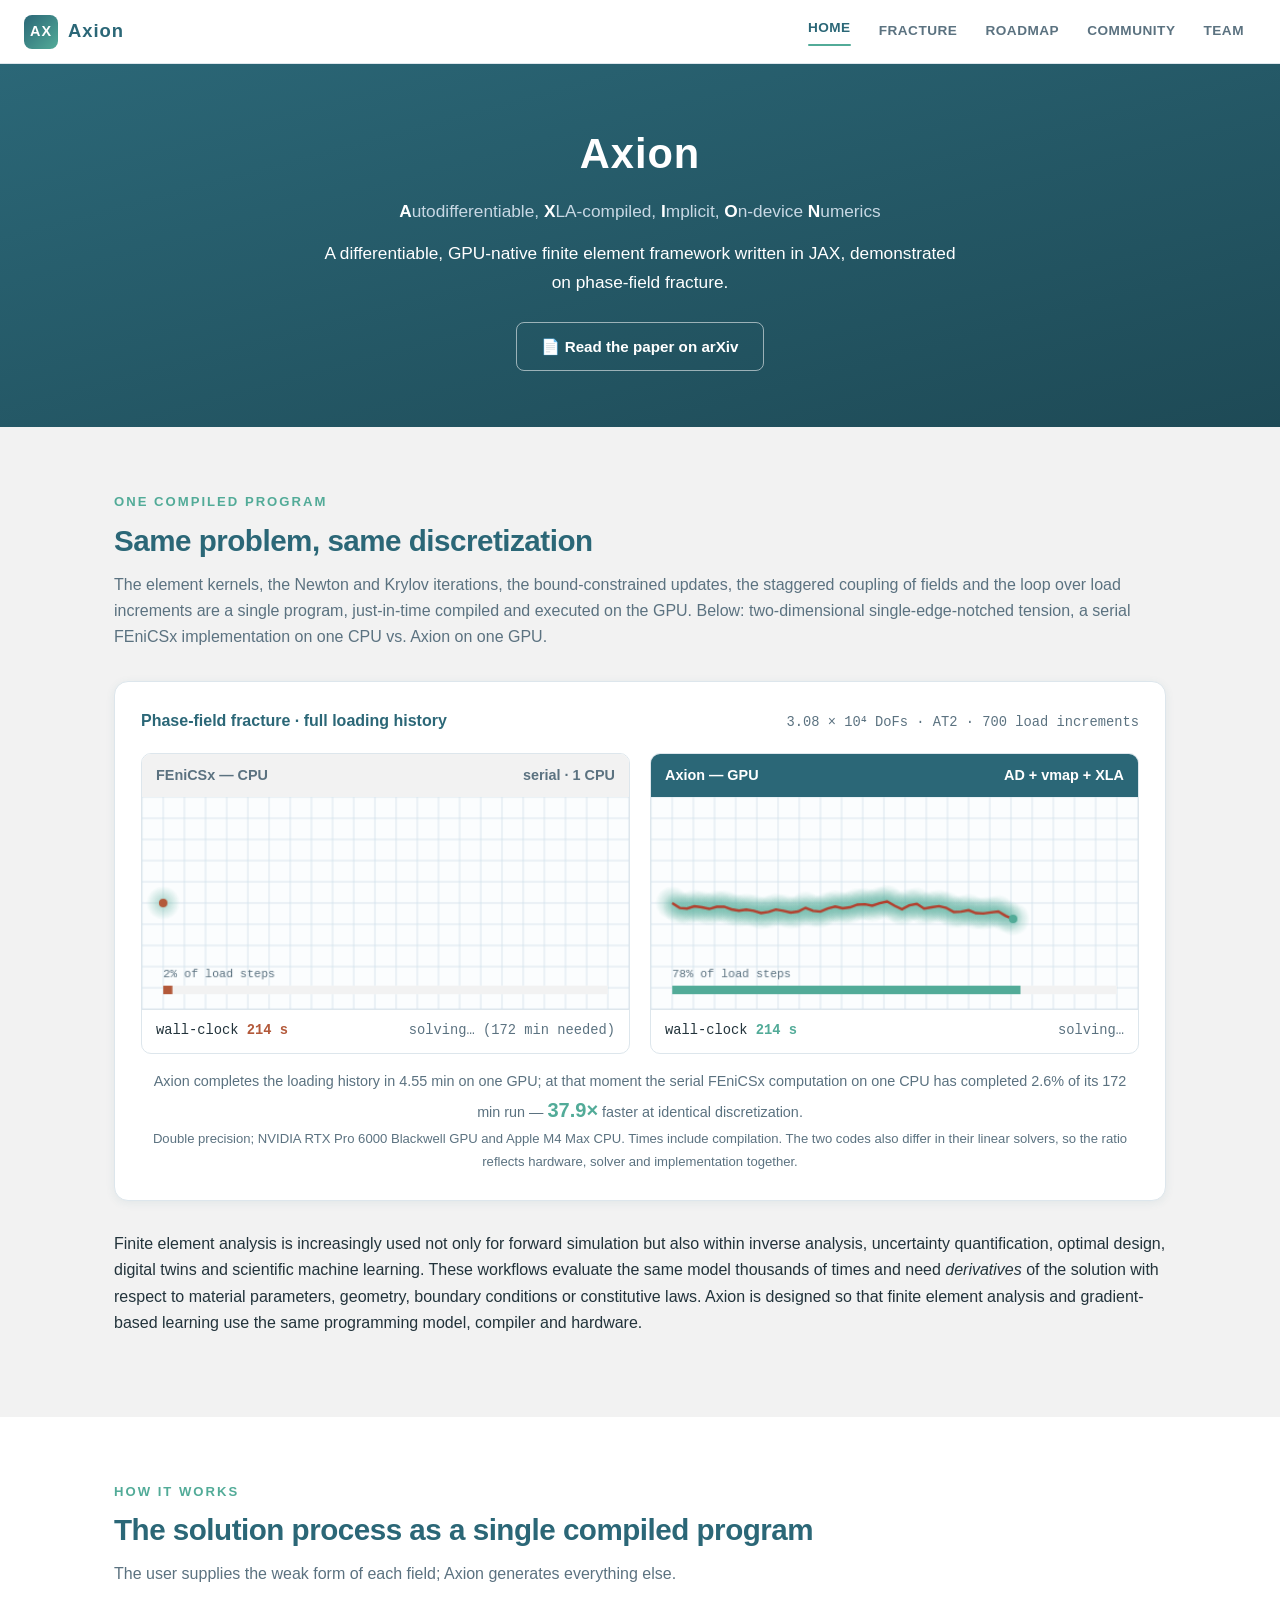
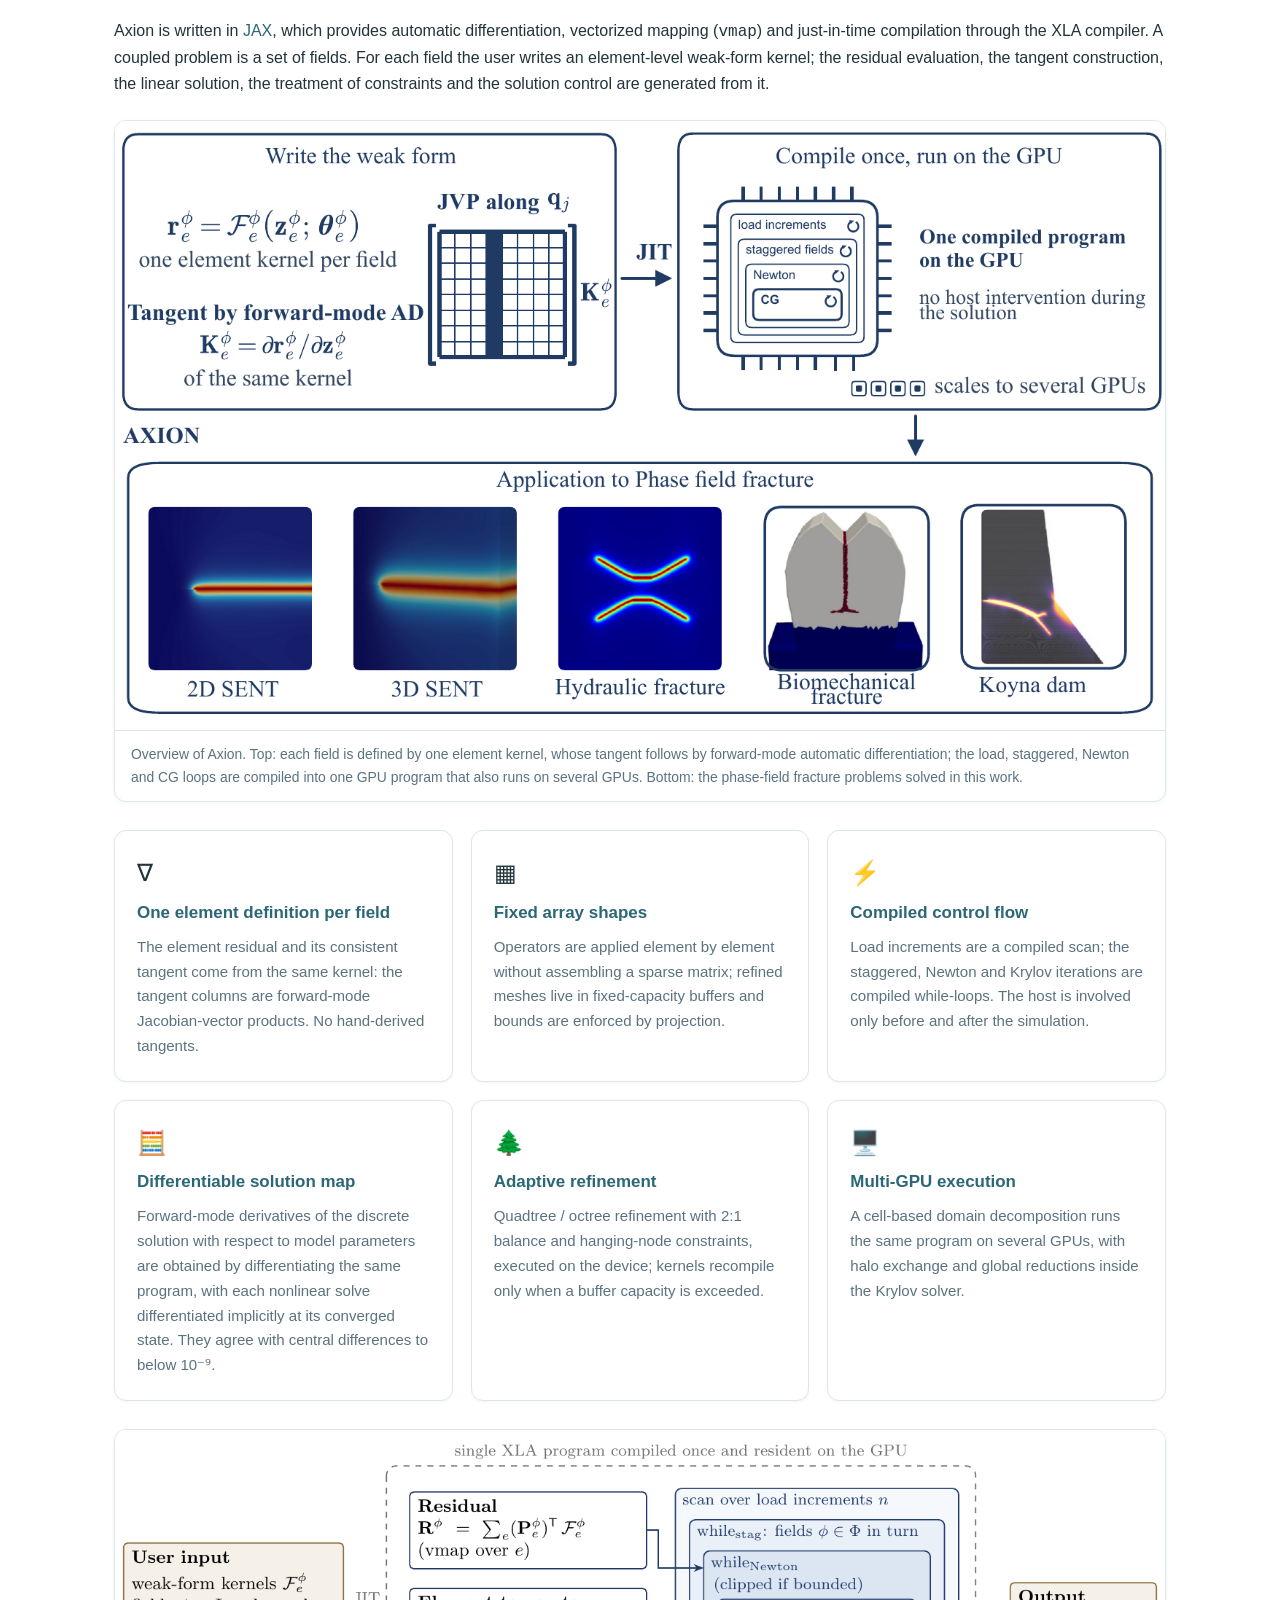
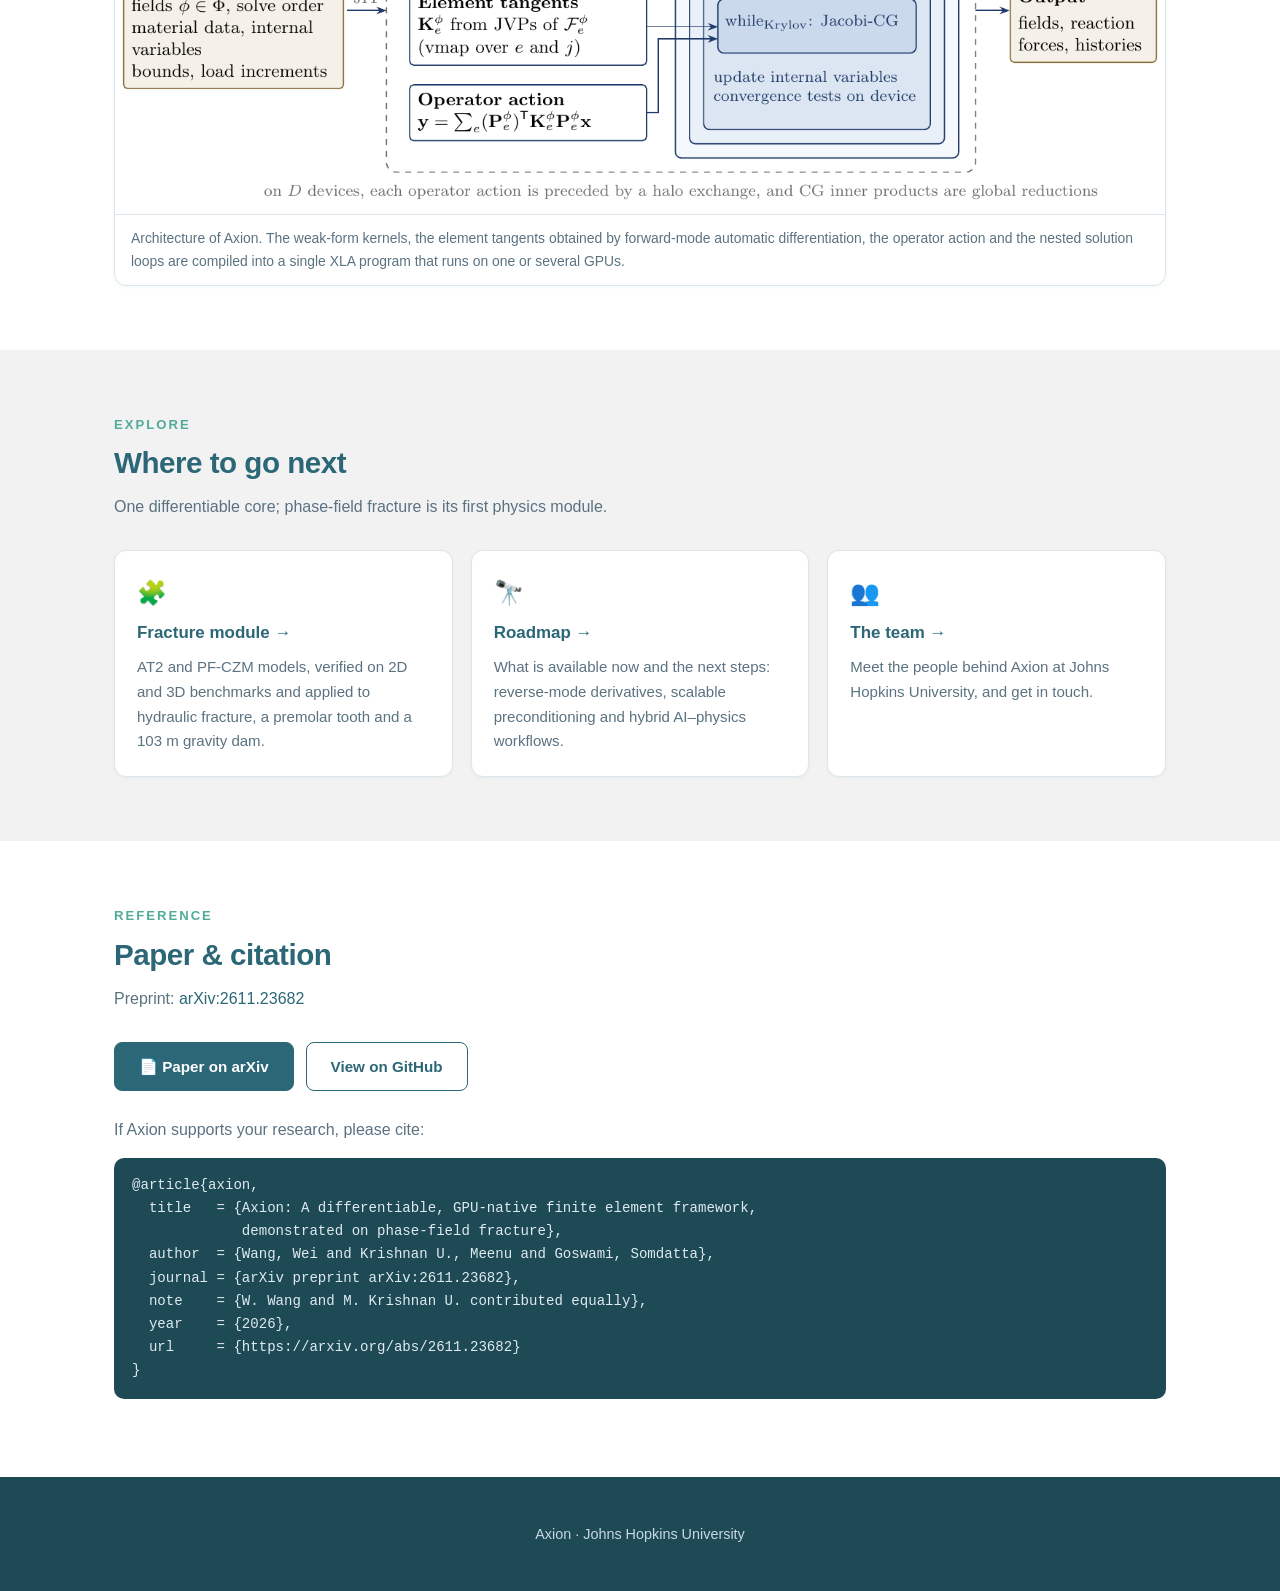
<file: index.html>
<!DOCTYPE html>
<html lang="en">
<head>
<meta charset="UTF-8">
<meta name="viewport" content="width=device-width, initial-scale=1.0">
<title>Axion — A differentiable, GPU-native finite element framework</title>
<meta name="description" content="Axion: a differentiable, GPU-native finite element framework written in JAX. The complete nonlinear solution process, including load stepping, is compiled into a single program that runs on the GPU. Demonstrated on phase-field fracture.">
<link rel="stylesheet" href="assets/styles.css?v=2">
</head>
<body>

<!-- ===== NAV ===== -->
<nav class="nav">
  <a class="brand" href="index.html"><span class="logo">AX</span> Axion</a>
  <button class="burger" id="burger" aria-label="Menu">☰</button>
  <div class="links" id="navlinks">
    <a href="index.html" class="active">Home</a>
    <a href="fracture.html">Fracture</a>
    <a href="models.html">Roadmap</a>
    <a href="community.html">Community</a>
    <a href="team.html">Team</a>
  </div>
</nav>

<!-- ===== PAGE HEADER ===== -->
<header class="phead">
  <h1>Axion</h1>
  <p><strong style="color:#fff">A</strong>utodifferentiable, <strong style="color:#fff">X</strong>LA-compiled,
     <strong style="color:#fff">I</strong>mplicit, <strong style="color:#fff">O</strong>n-device
     <strong style="color:#fff">N</strong>umerics</p>
  <p style="margin-top:14px; color:#fff">A differentiable, GPU-native finite element framework written in JAX,
     demonstrated on phase-field fracture.</p>
  <div class="cover-btns">
    <a class="btn ghost-light" href="https://arxiv.org/abs/2611.23682" target="_blank" rel="noopener">📄 Read the paper on arXiv</a>
  </div>
</header>

<!-- ===== WALL-CLOCK COMPARISON ===== -->
<section id="game" class="block alt">
  <div class="wrap">
    <p class="kicker">One compiled program</p>
    <h2>Same problem, same discretization</h2>
    <p class="sub">The element kernels, the Newton and Krylov iterations, the bound-constrained updates, the
      staggered coupling of fields and the loop over load increments are a single program, just-in-time
      compiled and executed on the GPU. Below: two-dimensional single-edge-notched tension,
      a serial FEniCSx implementation on one CPU vs. Axion on one GPU.</p>

    <div class="race">
      <div class="race-head">
        <span class="t">Phase-field fracture · full loading history</span>
        <span class="d">3.08 × 10⁴ DoFs · AT2 · 700 load increments</span>
      </div>
      <div class="lanes">
        <div class="lane cpu">
          <div class="label"><span>FEniCSx — CPU</span><span>serial · 1 CPU</span></div>
          <canvas id="cv-cpu" width="460" height="200"></canvas>
          <div class="meter"><span>wall-clock <span class="clock" id="clk-cpu">0 s</span></span><span class="status" id="st-cpu">solving…</span></div>
        </div>
        <div class="lane gpu">
          <div class="label"><span>Axion — GPU</span><span>AD + vmap + XLA</span></div>
          <canvas id="cv-gpu" width="460" height="200"></canvas>
          <div class="meter"><span>wall-clock <span class="clock" id="clk-gpu">0 s</span></span><span class="status" id="st-gpu">solving…</span></div>
        </div>
      </div>
      <div class="race-foot">
        Axion completes the loading history in 4.55 min on one GPU; at that moment the serial FEniCSx
        computation on one CPU has completed 2.6% of its 172 min run —
        <span class="big">37.9×</span> faster at identical discretization.
        <br><span style="font-size:.82rem">Double precision; NVIDIA RTX Pro 6000 Blackwell GPU and
        Apple M4 Max CPU. Times include compilation. The two codes also differ in their linear
        solvers, so the ratio reflects hardware, solver and implementation together.</span>
      </div>
    </div>

    <p class="body" style="margin-top:30px">
      Finite element analysis is increasingly used not only for forward simulation but also
      within inverse analysis, uncertainty quantification, optimal design, digital twins and
      scientific machine learning. These workflows evaluate the same model thousands of
      times and need <em>derivatives</em> of the solution with respect to material
      parameters, geometry, boundary conditions or constitutive laws. Axion is designed so
      that finite element analysis and gradient-based learning use the same programming
      model, compiler and hardware.
    </p>
  </div>
</section>

<!-- ===== ARCHITECTURE ===== -->
<section id="jax" class="block">
  <div class="wrap">
    <p class="kicker">How it works</p>
    <h2>The solution process as a single compiled program</h2>
    <p class="sub">The user supplies the weak form of each field; Axion generates everything else.</p>
    <p class="body">
      Axion is written in <a href="https://github.com/jax-ml/jax">JAX</a>, which provides
      automatic differentiation, vectorized mapping (<code>vmap</code>) and just-in-time
      compilation through the XLA compiler. A coupled problem is a set of fields. For each
      field the user writes an element-level weak-form kernel; the residual evaluation, the
      tangent construction, the linear solution, the treatment of constraints and the
      solution control are generated from it.
    </p>
    <figure style="margin-top:22px">
      <img src="assets/overview.png" alt="Overview of Axion: one element kernel per field with its tangent by forward-mode automatic differentiation, the solution loops compiled into one GPU program, and the phase-field fracture problems solved with it">
      <figcaption>Overview of Axion. Top: each field is defined by one element kernel, whose
        tangent follows by forward-mode automatic differentiation; the load, staggered, Newton
        and CG loops are compiled into one GPU program that also runs on several GPUs.
        Bottom: the phase-field fracture problems solved in this work.</figcaption>
    </figure>
    <div class="grid g3" style="margin-top:28px">
      <div class="card"><div class="ic">∇</div><h3>One element definition per field</h3><p>The element residual and its consistent tangent come from the same kernel: the tangent columns are forward-mode Jacobian-vector products. No hand-derived tangents.</p></div>
      <div class="card"><div class="ic">▦</div><h3>Fixed array shapes</h3><p>Operators are applied element by element without assembling a sparse matrix; refined meshes live in fixed-capacity buffers and bounds are enforced by projection.</p></div>
      <div class="card"><div class="ic">⚡</div><h3>Compiled control flow</h3><p>Load increments are a compiled scan; the staggered, Newton and Krylov iterations are compiled while-loops. The host is involved only before and after the simulation.</p></div>
    </div>
    <div class="grid g3" style="margin-top:18px">
      <div class="card"><div class="ic">🧮</div><h3>Differentiable solution map</h3><p>Forward-mode derivatives of the discrete solution with respect to model parameters are obtained by differentiating the same program, with each nonlinear solve differentiated implicitly at its converged state. They agree with central differences to below 10⁻⁹.</p></div>
      <div class="card"><div class="ic">🌲</div><h3>Adaptive refinement</h3><p>Quadtree / octree refinement with 2:1 balance and hanging-node constraints, executed on the device; kernels recompile only when a buffer capacity is exceeded.</p></div>
      <div class="card"><div class="ic">🖥️</div><h3>Multi-GPU execution</h3><p>A cell-based domain decomposition runs the same program on several GPUs, with halo exchange and global reductions inside the Krylov solver.</p></div>
    </div>
    <figure style="margin-top:28px">
      <img src="assets/architecture.png" alt="Architecture of Axion: weak-form kernels are compiled, together with the nested solution loops, into a single XLA program">
      <figcaption>Architecture of Axion. The weak-form kernels, the element tangents obtained by
        forward-mode automatic differentiation, the operator action and the nested solution
        loops are compiled into a single XLA program that runs on one or several GPUs.</figcaption>
    </figure>
  </div>
</section>

<!-- ===== WHERE TO GO NEXT ===== -->
<section class="block alt">
  <div class="wrap">
    <p class="kicker">Explore</p>
    <h2>Where to go next</h2>
    <p class="sub">One differentiable core; phase-field fracture is its first physics module.</p>
    <div class="grid g3">
      <a class="card" href="fracture.html" style="color:inherit">
        <div class="ic">🧩</div><h3>Fracture module →</h3>
        <p>AT2 and PF-CZM models, verified on 2D and 3D benchmarks and applied to hydraulic fracture, a premolar tooth and a 103 m gravity dam.</p>
      </a>
      <a class="card" href="models.html" style="color:inherit">
        <div class="ic">🔭</div><h3>Roadmap →</h3>
        <p>What is available now and the next steps: reverse-mode derivatives, scalable preconditioning and hybrid AI–physics workflows.</p>
      </a>
      <a class="card" href="team.html" style="color:inherit">
        <div class="ic">👥</div><h3>The team →</h3>
        <p>Meet the people behind Axion at Johns Hopkins University, and get in touch.</p>
      </a>
    </div>
  </div>
</section>

<!-- ===== PAPER & CITATION ===== -->
<section id="cite" class="block">
  <div class="wrap">
    <p class="kicker">Reference</p>
    <h2>Paper &amp; citation</h2>
    <p class="sub">Preprint: <a href="https://arxiv.org/abs/2611.23682" target="_blank" rel="noopener">arXiv:2611.23682</a></p>
    <div class="linkrow">
      <a class="btn primary" href="https://arxiv.org/abs/2611.23682" target="_blank" rel="noopener">📄 Paper on arXiv</a>
      <a class="btn" href="https://github.com/Centrum-IntelliPhysics/AXION">View on GitHub</a>
    </div>
    <p class="sub" style="margin-bottom:10px">If Axion supports your research, please cite:</p>
    <pre><code>@article{axion,
  title   = {Axion: A differentiable, GPU-native finite element framework,
             demonstrated on phase-field fracture},
  author  = {Wang, Wei and Krishnan U., Meenu and Goswami, Somdatta},
  journal = {arXiv preprint arXiv:2611.23682},
  note    = {W. Wang and M. Krishnan U. contributed equally},
  year    = {2026},
  url     = {https://arxiv.org/abs/2611.23682}
}</code></pre>
  </div>
</section>

<!-- ===== FOOTER ===== -->
<footer class="site">
  <p>Axion · Johns Hopkins University</p>
</footer>

<button id="totop" title="Back to top" aria-label="Back to top">↑</button>
<script src="assets/site.js"></script>
</body>
</html>
</file>
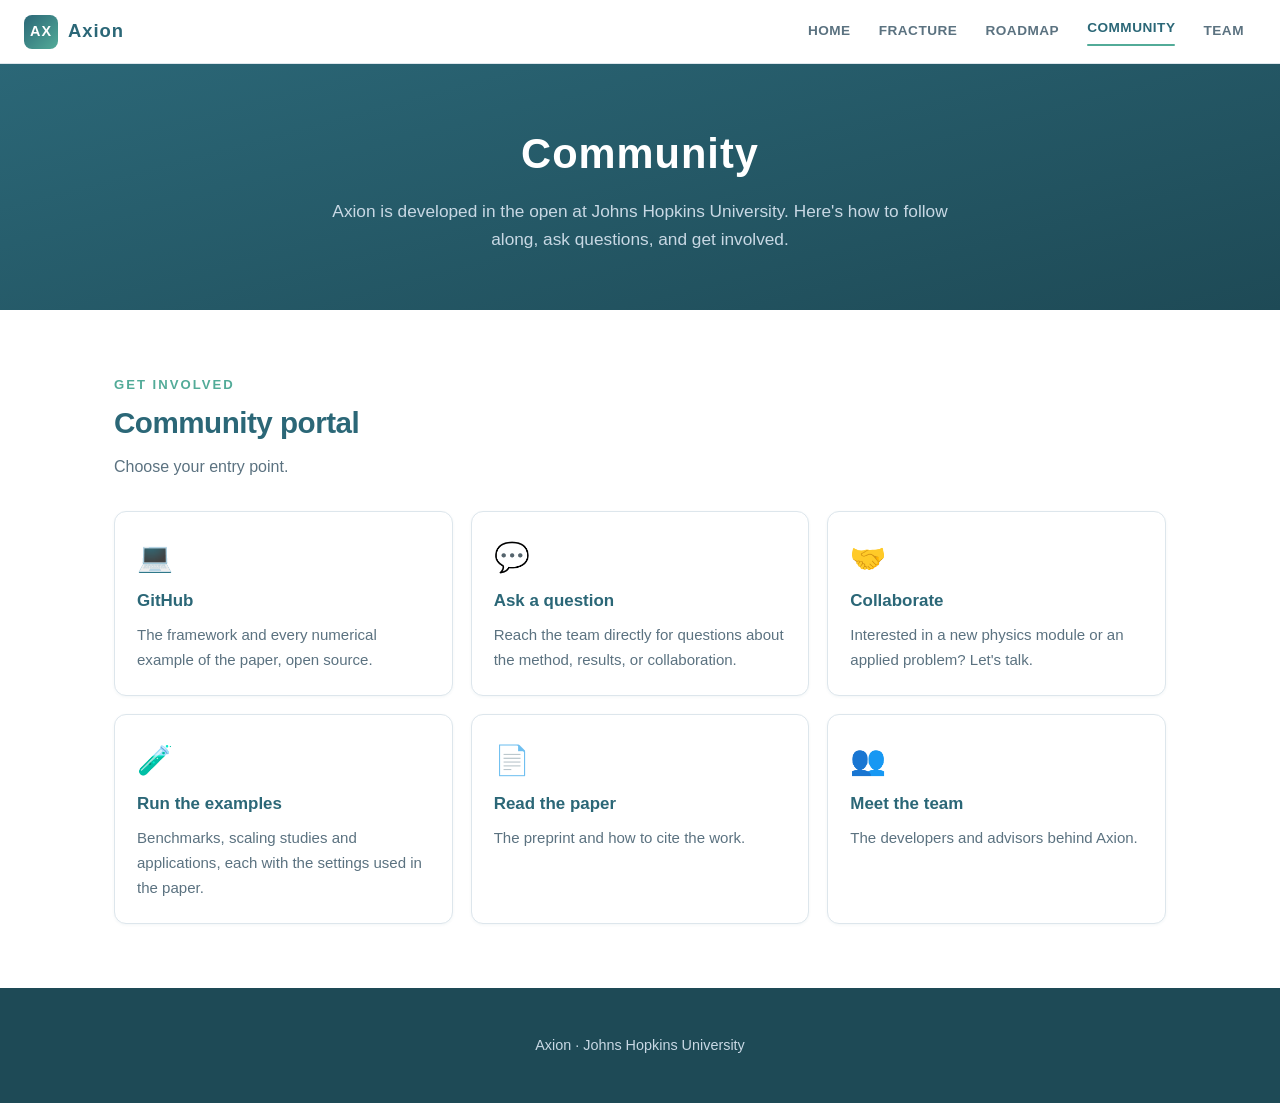
<file: community.html>
<!DOCTYPE html>
<html lang="en">
<head>
<meta charset="UTF-8">
<meta name="viewport" content="width=device-width, initial-scale=1.0">
<title>Axion — Community</title>
<meta name="description" content="Axion community: follow the project on GitHub, ask questions, and collaborate with the team at Johns Hopkins University.">
<link rel="stylesheet" href="assets/styles.css?v=2">
</head>
<body>

<!-- ===== NAV ===== -->
<nav class="nav">
  <a class="brand" href="index.html"><span class="logo">AX</span> Axion</a>
  <button class="burger" id="burger" aria-label="Menu">☰</button>
  <div class="links" id="navlinks">
    <a href="index.html">Home</a>
    <a href="fracture.html">Fracture</a>
    <a href="models.html">Roadmap</a>
    <a href="community.html" class="active">Community</a>
    <a href="team.html">Team</a>
  </div>
</nav>

<!-- ===== PAGE HEADER ===== -->
<header class="phead">
  <h1>Community</h1>
  <p>Axion is developed in the open at Johns Hopkins University.
     Here's how to follow along, ask questions, and get involved.</p>
</header>

<!-- ===== PORTAL ===== -->
<section class="block">
  <div class="wrap">
    <p class="kicker">Get involved</p>
    <h2>Community portal</h2>
    <p class="sub">Choose your entry point.</p>
    <div class="portal">
      <!-- point the GitHub cards to the repository once it is public -->
      <a class="card" href="https://github.com/Centrum-IntelliPhysics/AXION">
        <div class="ic">💻</div><h3>GitHub</h3><p>The framework and every numerical example of the paper, open source.</p></a>
      <a class="card" href="mailto:somdatta@jhu.edu?subject=Axion%20question">
        <div class="ic">💬</div><h3>Ask a question</h3><p>Reach the team directly for questions about the method, results, or collaboration.</p></a>
      <a class="card" href="mailto:somdatta@jhu.edu?subject=Axion%20collaboration">
        <div class="ic">🤝</div><h3>Collaborate</h3><p>Interested in a new physics module or an applied problem? Let's talk.</p></a>
      <a class="card" href="fracture.html">
        <div class="ic">🧪</div><h3>Run the examples</h3><p>Benchmarks, scaling studies and applications, each with the settings used in the paper.</p></a>
      <a class="card" href="index.html#cite">
        <div class="ic">📄</div><h3>Read the paper</h3><p>The preprint and how to cite the work.</p></a>
      <a class="card" href="team.html">
        <div class="ic">👥</div><h3>Meet the team</h3><p>The developers and advisors behind Axion.</p></a>
    </div>
  </div>
</section>

<!-- ===== FOOTER ===== -->
<footer class="site">
  <p>Axion · Johns Hopkins University</p>
</footer>

<button id="totop" title="Back to top" aria-label="Back to top">↑</button>
<script src="assets/site.js"></script>
</body>
</html>
</file>
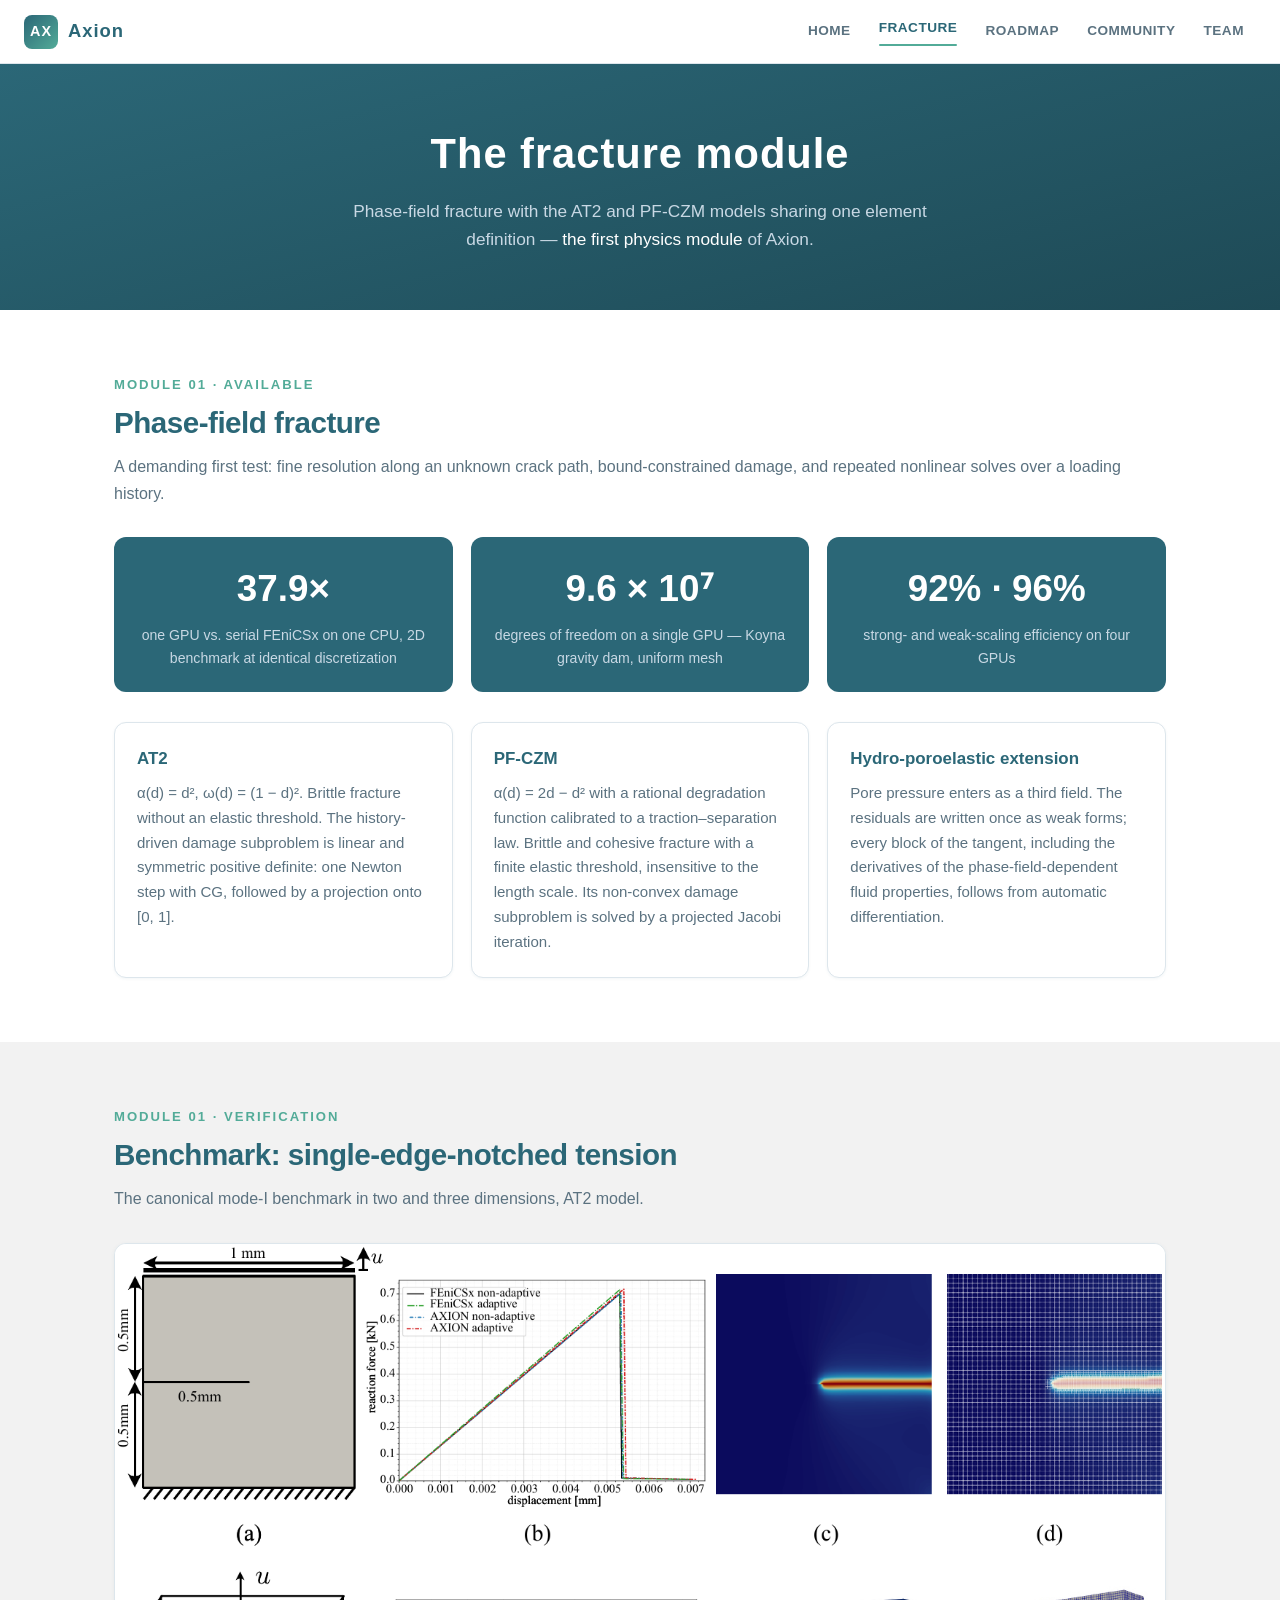
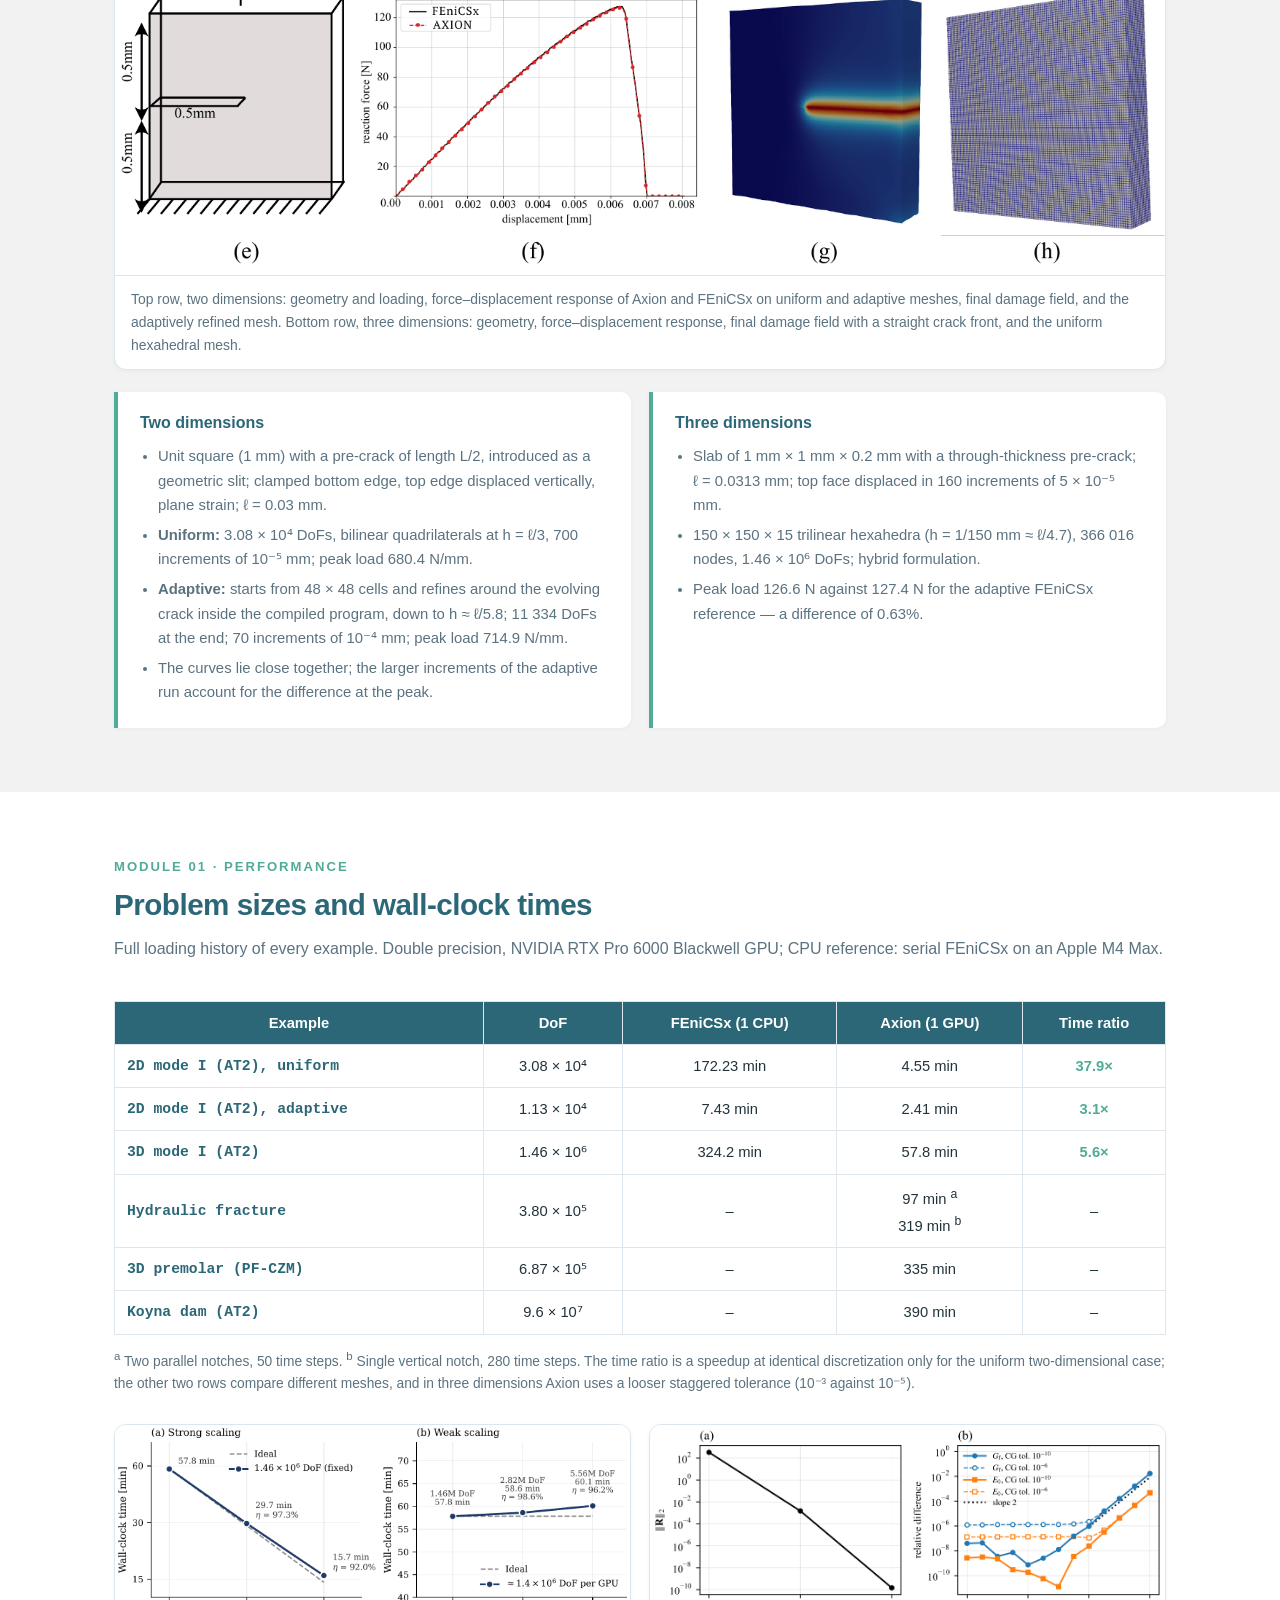
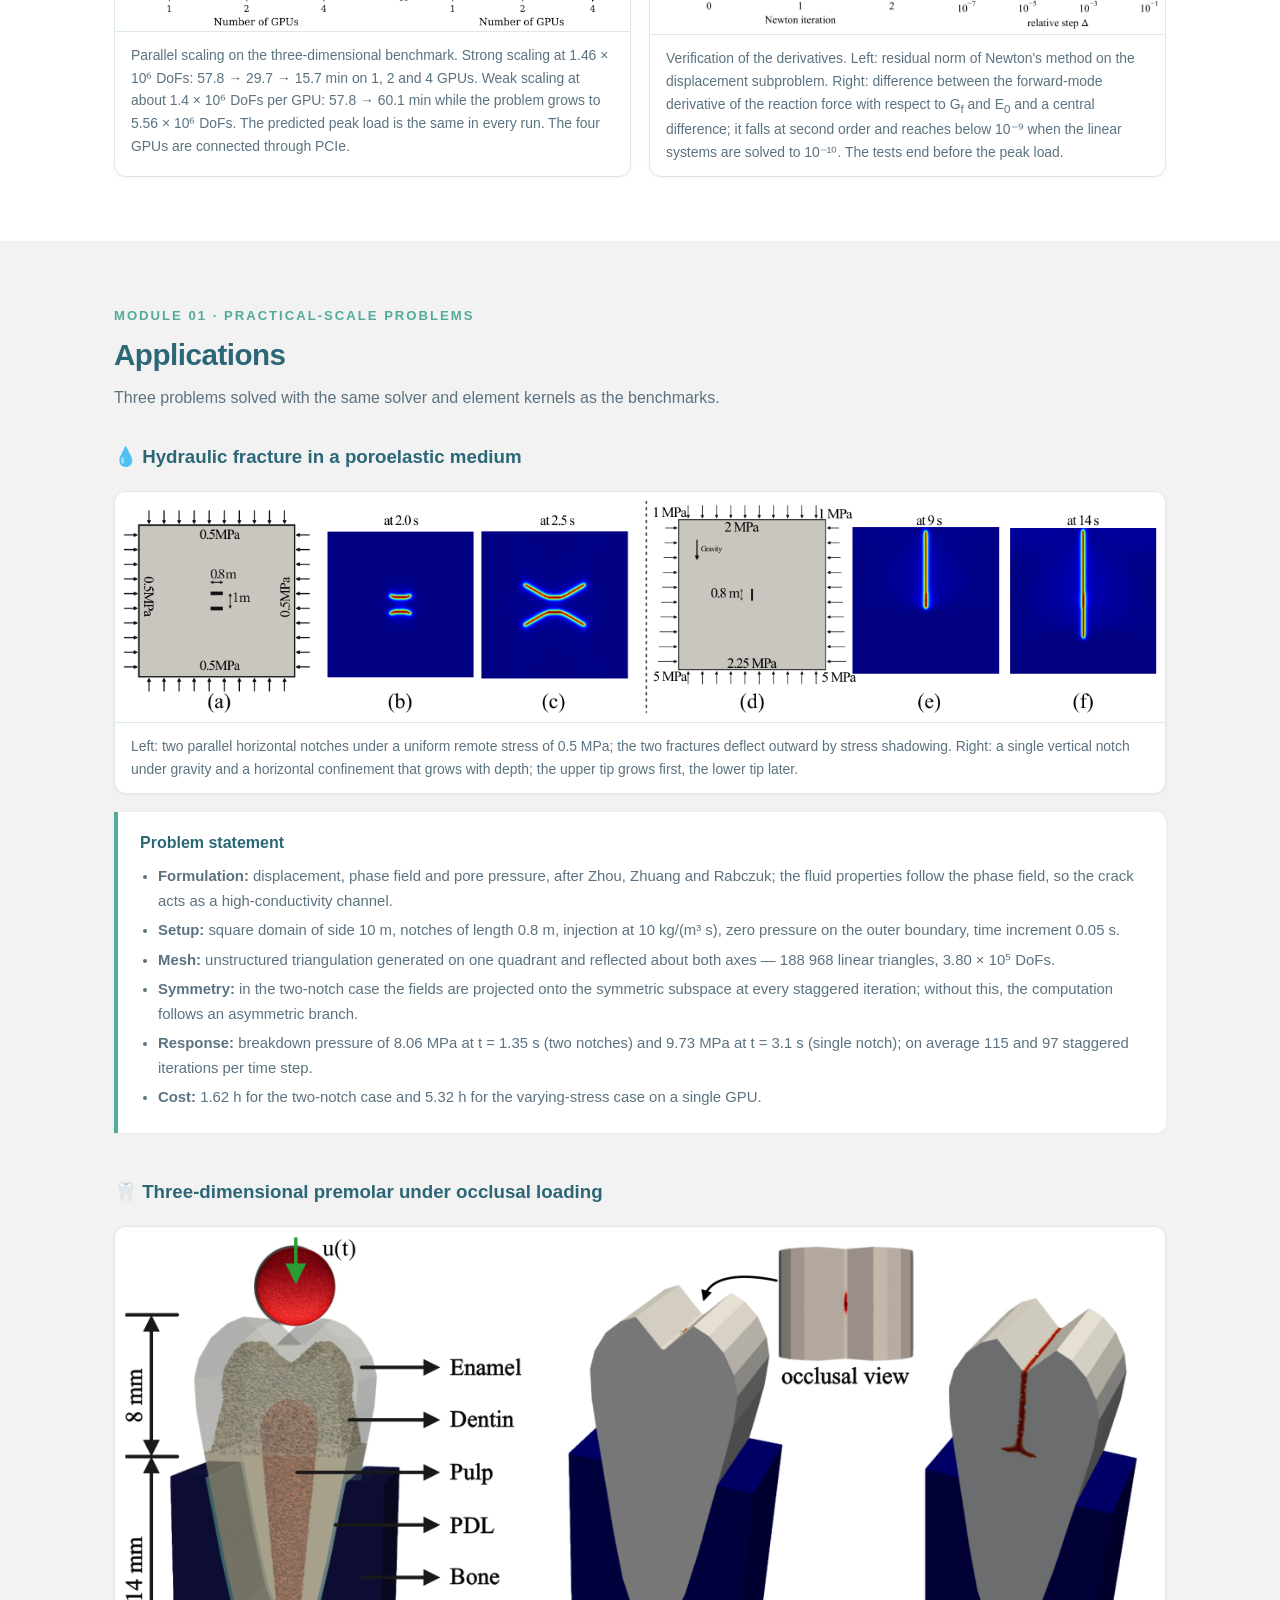
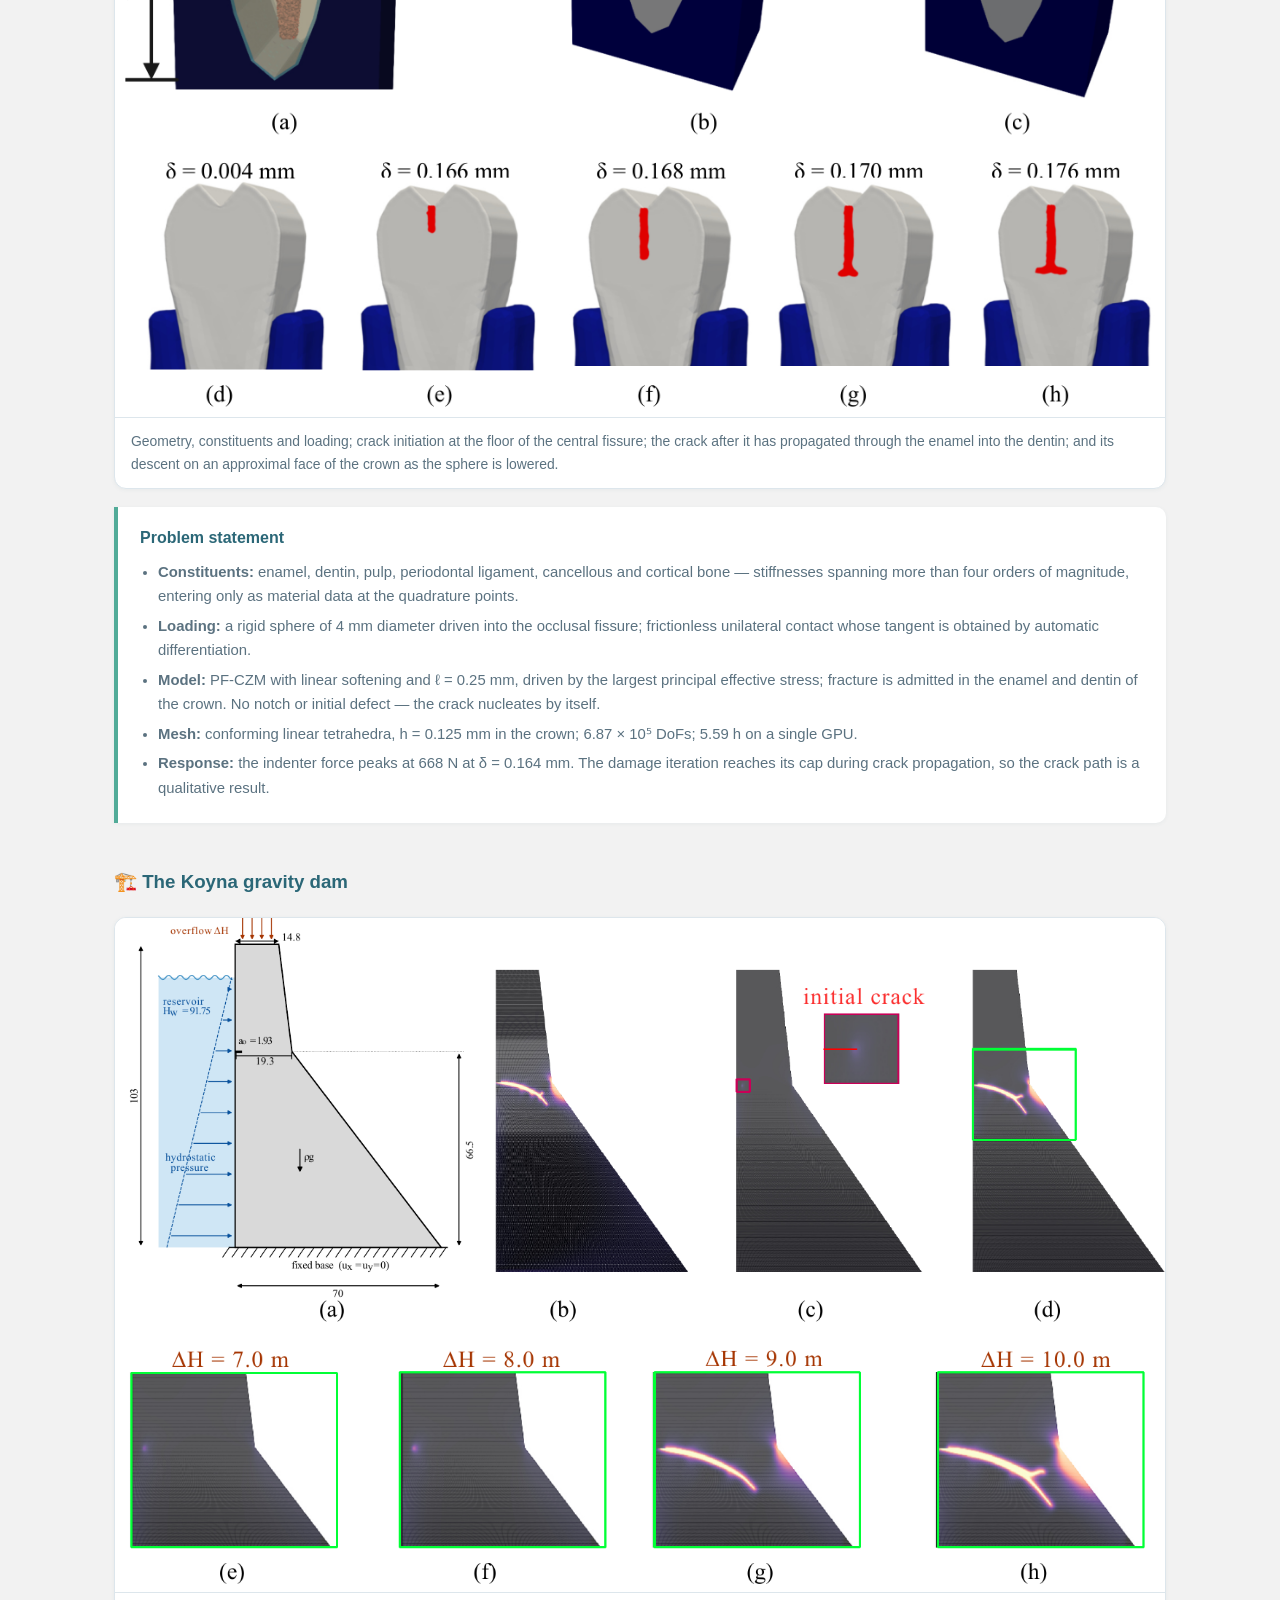
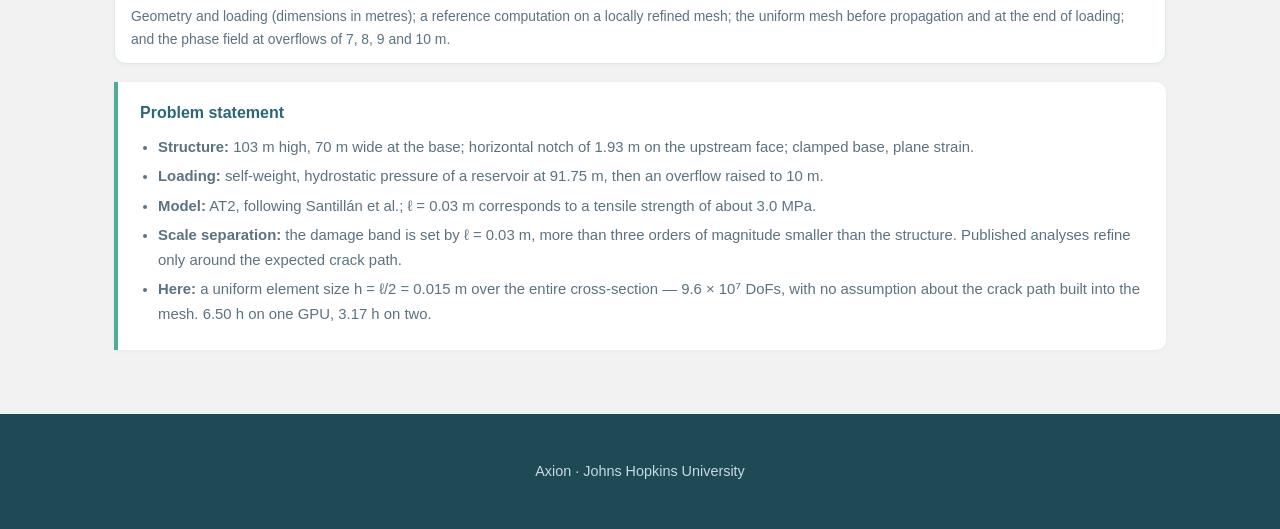
<file: fracture.html>
<!DOCTYPE html>
<html lang="en">
<head>
<meta charset="UTF-8">
<meta name="viewport" content="width=device-width, initial-scale=1.0">
<title>Axion — Fracture module</title>
<meta name="description" content="The Axion phase-field fracture module: AT2 and PF-CZM models sharing one element definition. Verified on 2D and 3D benchmarks and applied to hydraulic fracture, a premolar tooth and the Koyna gravity dam.">
<link rel="stylesheet" href="assets/styles.css?v=2">
</head>
<body>

<!-- ===== NAV ===== -->
<nav class="nav">
  <a class="brand" href="index.html"><span class="logo">AX</span> Axion</a>
  <button class="burger" id="burger" aria-label="Menu">☰</button>
  <div class="links" id="navlinks">
    <a href="index.html">Home</a>
    <a href="fracture.html" class="active">Fracture</a>
    <a href="models.html">Roadmap</a>
    <a href="community.html">Community</a>
    <a href="team.html">Team</a>
  </div>
</nav>

<!-- ===== PAGE HEADER ===== -->
<header class="phead">
  <h1>The fracture module</h1>
  <p>Phase-field fracture with the AT2 and PF-CZM models sharing one element definition —
     <span style="color:#fff">the first physics module</span> of Axion.</p>
</header>

<!-- ===== STATS ===== -->
<section class="block">
  <div class="wrap">
    <p class="kicker">Module 01 · Available</p>
    <h2>Phase-field fracture</h2>
    <p class="sub">A demanding first test: fine resolution along an unknown crack path, bound-constrained
      damage, and repeated nonlinear solves over a loading history.</p>
    <div class="stats">
      <div class="stat"><div class="num">37.9×</div><div class="lab">one GPU vs. serial FEniCSx on one CPU, 2D benchmark at identical discretization</div></div>
      <div class="stat"><div class="num">9.6 × 10⁷</div><div class="lab">degrees of freedom on a single GPU — Koyna gravity dam, uniform mesh</div></div>
      <div class="stat"><div class="num">92% · 96%</div><div class="lab">strong- and weak-scaling efficiency on four GPUs</div></div>
    </div>
    <div class="grid g3">
      <div class="card"><h3>AT2</h3><p>α(d) = d², ω(d) = (1 − d)². Brittle fracture without an elastic threshold. The history-driven damage subproblem is linear and symmetric positive definite: one Newton step with CG, followed by a projection onto [0, 1].</p></div>
      <div class="card"><h3>PF-CZM</h3><p>α(d) = 2d − d² with a rational degradation function calibrated to a traction–separation law. Brittle and cohesive fracture with a finite elastic threshold, insensitive to the length scale. Its non-convex damage subproblem is solved by a projected Jacobi iteration.</p></div>
      <div class="card"><h3>Hydro-poroelastic extension</h3><p>Pore pressure enters as a third field. The residuals are written once as weak forms; every block of the tangent, including the derivatives of the phase-field-dependent fluid properties, follows from automatic differentiation.</p></div>
    </div>
  </div>
</section>

<!-- ===== BENCHMARK ===== -->
<section class="block alt">
  <div class="wrap">
    <p class="kicker">Module 01 · Verification</p>
    <h2>Benchmark: single-edge-notched tension</h2>
    <p class="sub">The canonical mode-I benchmark in two and three dimensions, AT2 model.</p>
    <figure>
      <img src="assets/sent_benchmark.png" alt="Single-edge-notched tension in two and three dimensions: geometry, force-displacement response, damage field and mesh">
      <figcaption>Top row, two dimensions: geometry and loading, force–displacement response of Axion and
        FEniCSx on uniform and adaptive meshes, final damage field, and the adaptively refined mesh.
        Bottom row, three dimensions: geometry, force–displacement response, final damage field with a
        straight crack front, and the uniform hexahedral mesh.</figcaption>
    </figure>
    <div class="grid g2" style="margin-top:22px">
      <div class="pstate">
        <h4>Two dimensions</h4>
        <ul>
          <li>Unit square (1 mm) with a pre-crack of length L/2, introduced as a geometric slit; clamped bottom edge, top edge displaced vertically, plane strain; ℓ = 0.03 mm.</li>
          <li><strong>Uniform:</strong> 3.08 × 10⁴ DoFs, bilinear quadrilaterals at h = ℓ/3, 700 increments of 10⁻⁵ mm; peak load 680.4 N/mm.</li>
          <li><strong>Adaptive:</strong> starts from 48 × 48 cells and refines around the evolving crack inside the compiled program, down to h ≈ ℓ/5.8; 11 334 DoFs at the end; 70 increments of 10⁻⁴ mm; peak load 714.9 N/mm.</li>
          <li>The curves lie close together; the larger increments of the adaptive run account for the difference at the peak.</li>
        </ul>
      </div>
      <div class="pstate">
        <h4>Three dimensions</h4>
        <ul>
          <li>Slab of 1 mm × 1 mm × 0.2 mm with a through-thickness pre-crack; ℓ = 0.0313 mm; top face displaced in 160 increments of 5 × 10⁻⁵ mm.</li>
          <li>150 × 150 × 15 trilinear hexahedra (h = 1/150 mm ≈ ℓ/4.7), 366 016 nodes, 1.46 × 10⁶ DoFs; hybrid formulation.</li>
          <li>Peak load 126.6 N against 127.4 N for the adaptive FEniCSx reference — a difference of 0.63%.</li>
        </ul>
      </div>
    </div>
  </div>
</section>

<!-- ===== TIMINGS ===== -->
<section class="block">
  <div class="wrap">
    <p class="kicker">Module 01 · Performance</p>
    <h2>Problem sizes and wall-clock times</h2>
    <p class="sub">Full loading history of every example. Double precision, NVIDIA RTX Pro 6000 Blackwell GPU;
      CPU reference: serial FEniCSx on an Apple M4 Max.</p>
    <div class="tscroll">
      <table class="bench">
        <thead>
          <tr>
            <th>Example</th>
            <th>DoF</th>
            <th>FEniCSx (1 CPU)</th>
            <th>Axion (1 GPU)</th>
            <th>Time ratio</th>
          </tr>
        </thead>
        <tbody>
          <tr><td class="model">2D mode I (AT2), uniform</td><td>3.08 × 10⁴</td><td>172.23 min</td><td>4.55 min</td><td class="gain">37.9×</td></tr>
          <tr><td class="model">2D mode I (AT2), adaptive</td><td>1.13 × 10⁴</td><td>7.43 min</td><td>2.41 min</td><td class="gain">3.1×</td></tr>
          <tr><td class="model">3D mode I (AT2)</td><td>1.46 × 10⁶</td><td>324.2 min</td><td>57.8 min</td><td class="gain">5.6×</td></tr>
          <tr><td class="model">Hydraulic fracture</td><td>3.80 × 10⁵</td><td>–</td><td>97 min <sup>a</sup><br>319 min <sup>b</sup></td><td>–</td></tr>
          <tr><td class="model">3D premolar (PF-CZM)</td><td>6.87 × 10⁵</td><td>–</td><td>335 min</td><td>–</td></tr>
          <tr><td class="model">Koyna dam (AT2)</td><td>9.6 × 10⁷</td><td>–</td><td>390 min</td><td>–</td></tr>
        </tbody>
      </table>
    </div>
    <p class="body" style="font-size:.86rem; margin-top:12px; color:var(--muted)">
      <sup>a</sup> Two parallel notches, 50 time steps.
      <sup>b</sup> Single vertical notch, 280 time steps.
      The time ratio is a speedup at identical discretization only for the uniform two-dimensional case;
      the other two rows compare different meshes, and in three dimensions Axion uses a looser
      staggered tolerance (10⁻³ against 10⁻⁵).
    </p>

    <div class="grid g2" style="margin-top:28px">
      <figure>
        <img src="assets/scaling.png" alt="Strong and weak scaling on up to four GPUs">
        <figcaption>Parallel scaling on the three-dimensional benchmark. Strong scaling at 1.46 × 10⁶ DoFs:
          57.8 → 29.7 → 15.7 min on 1, 2 and 4 GPUs. Weak scaling at about 1.4 × 10⁶ DoFs per GPU:
          57.8 → 60.1 min while the problem grows to 5.56 × 10⁶ DoFs. The predicted peak load is the
          same in every run. The four GPUs are connected through PCIe.</figcaption>
      </figure>
      <figure>
        <img src="assets/derivative_verification.png" alt="Verification of the automatically differentiated derivatives">
        <figcaption>Verification of the derivatives. Left: residual norm of Newton's method on the
          displacement subproblem. Right: difference between the forward-mode derivative of the
          reaction force with respect to G<sub>f</sub> and E<sub>0</sub> and a central difference; it
          falls at second order and reaches below 10⁻⁹ when the linear systems are solved to 10⁻¹⁰.
          The tests end before the peak load.</figcaption>
      </figure>
    </div>
  </div>
</section>

<!-- ===== APPLICATIONS ===== -->
<section class="block alt">
  <div class="wrap">
    <p class="kicker">Module 01 · Practical-scale problems</p>
    <h2>Applications</h2>
    <p class="sub">Three problems solved with the same solver and element kernels as the benchmarks.</p>

    <!-- Hydraulic fracture -->
    <h3 style="color:var(--primary)">💧 Hydraulic fracture in a poroelastic medium</h3>
    <figure style="margin-bottom:18px">
      <img src="assets/hydraulic_fracture.png" alt="Hydraulic fracture: two parallel notches under uniform stress and a single vertical notch under depth-varying stress">
      <figcaption>Left: two parallel horizontal notches under a uniform remote stress of 0.5 MPa; the two
        fractures deflect outward by stress shadowing. Right: a single vertical notch under gravity and a
        horizontal confinement that grows with depth; the upper tip grows first, the lower tip later.</figcaption>
    </figure>
    <div class="pstate" style="margin-bottom:44px">
      <h4>Problem statement</h4>
      <ul>
        <li><strong>Formulation:</strong> displacement, phase field and pore pressure, after Zhou, Zhuang and Rabczuk; the fluid properties follow the phase field, so the crack acts as a high-conductivity channel.</li>
        <li><strong>Setup:</strong> square domain of side 10 m, notches of length 0.8 m, injection at 10 kg/(m³ s), zero pressure on the outer boundary, time increment 0.05 s.</li>
        <li><strong>Mesh:</strong> unstructured triangulation generated on one quadrant and reflected about both axes — 188 968 linear triangles, 3.80 × 10⁵ DoFs.</li>
        <li><strong>Symmetry:</strong> in the two-notch case the fields are projected onto the symmetric subspace at every staggered iteration; without this, the computation follows an asymmetric branch.</li>
        <li><strong>Response:</strong> breakdown pressure of 8.06 MPa at t = 1.35 s (two notches) and 9.73 MPa at t = 3.1 s (single notch); on average 115 and 97 staggered iterations per time step.</li>
        <li><strong>Cost:</strong> 1.62 h for the two-notch case and 5.32 h for the varying-stress case on a single GPU.</li>
      </ul>
    </div>

    <!-- Premolar -->
    <h3 style="color:var(--primary)">🦷 Three-dimensional premolar under occlusal loading</h3>
    <figure style="margin-bottom:18px">
      <img src="assets/premolar.png" alt="Premolar: geometry and constituents, crack initiation at the central fissure, and crack growth through the crown">
      <figcaption>Geometry, constituents and loading; crack initiation at the floor of the central fissure;
        the crack after it has propagated through the enamel into the dentin; and its descent on an
        approximal face of the crown as the sphere is lowered.</figcaption>
    </figure>
    <div class="pstate" style="margin-bottom:44px">
      <h4>Problem statement</h4>
      <ul>
        <li><strong>Constituents:</strong> enamel, dentin, pulp, periodontal ligament, cancellous and cortical bone — stiffnesses spanning more than four orders of magnitude, entering only as material data at the quadrature points.</li>
        <li><strong>Loading:</strong> a rigid sphere of 4 mm diameter driven into the occlusal fissure; frictionless unilateral contact whose tangent is obtained by automatic differentiation.</li>
        <li><strong>Model:</strong> PF-CZM with linear softening and ℓ = 0.25 mm, driven by the largest principal effective stress; fracture is admitted in the enamel and dentin of the crown. No notch or initial defect — the crack nucleates by itself.</li>
        <li><strong>Mesh:</strong> conforming linear tetrahedra, h = 0.125 mm in the crown; 6.87 × 10⁵ DoFs; 5.59 h on a single GPU.</li>
        <li><strong>Response:</strong> the indenter force peaks at 668 N at δ = 0.164 mm. The damage iteration reaches its cap during crack propagation, so the crack path is a qualitative result.</li>
      </ul>
    </div>

    <!-- Koyna dam -->
    <h3 style="color:var(--primary)">🏗️ The Koyna gravity dam</h3>
    <figure style="margin-bottom:18px">
      <img src="assets/koyna_dam.png" alt="Koyna gravity dam: geometry and loading, and the phase field as the overflow is raised">
      <figcaption>Geometry and loading (dimensions in metres); a reference computation on a locally refined
        mesh; the uniform mesh before propagation and at the end of loading; and the phase field at
        overflows of 7, 8, 9 and 10 m.</figcaption>
    </figure>
    <div class="pstate">
      <h4>Problem statement</h4>
      <ul>
        <li><strong>Structure:</strong> 103 m high, 70 m wide at the base; horizontal notch of 1.93 m on the upstream face; clamped base, plane strain.</li>
        <li><strong>Loading:</strong> self-weight, hydrostatic pressure of a reservoir at 91.75 m, then an overflow raised to 10 m.</li>
        <li><strong>Model:</strong> AT2, following Santillán et al.; ℓ = 0.03 m corresponds to a tensile strength of about 3.0 MPa.</li>
        <li><strong>Scale separation:</strong> the damage band is set by ℓ = 0.03 m, more than three orders of magnitude smaller than the structure. Published analyses refine only around the expected crack path.</li>
        <li><strong>Here:</strong> a uniform element size h = ℓ/2 = 0.015 m over the entire cross-section — 9.6 × 10⁷ DoFs, with no assumption about the crack path built into the mesh. 6.50 h on one GPU, 3.17 h on two.</li>
      </ul>
    </div>
  </div>
</section>

<!-- ===== FOOTER ===== -->
<footer class="site">
  <p>Axion · Johns Hopkins University</p>
</footer>

<button id="totop" title="Back to top" aria-label="Back to top">↑</button>
<script src="assets/site.js"></script>
</body>
</html>
</file>
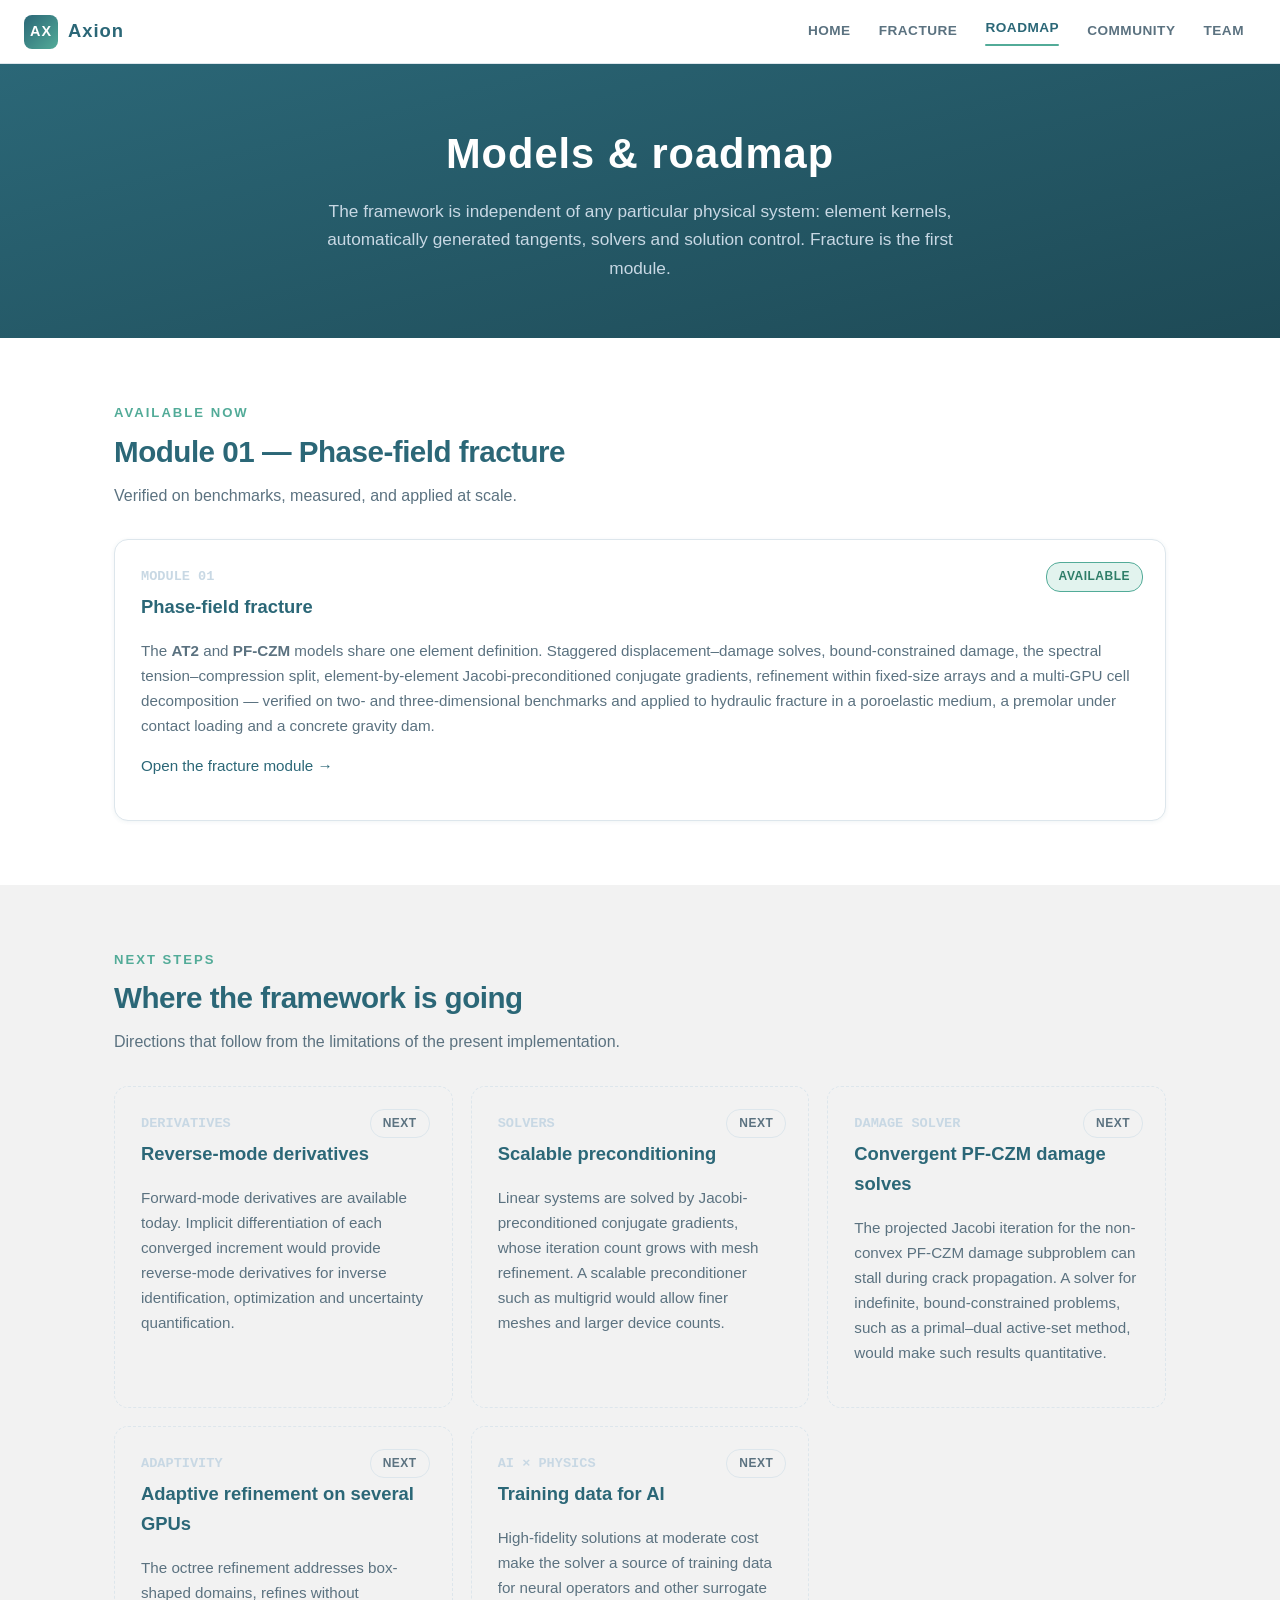
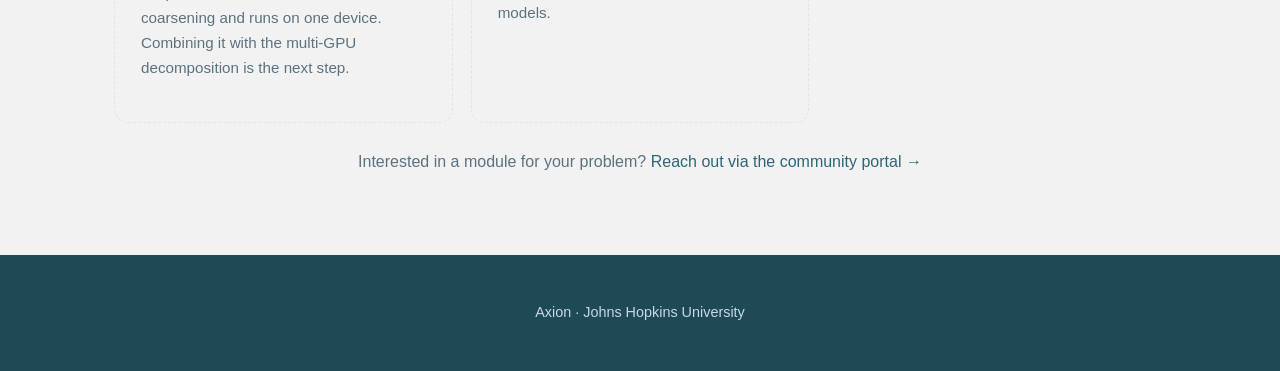
<file: models.html>
<!DOCTYPE html>
<html lang="en">
<head>
<meta charset="UTF-8">
<meta name="viewport" content="width=device-width, initial-scale=1.0">
<title>Axion — Models &amp; roadmap</title>
<meta name="description" content="Axion is a differentiable, GPU-native finite element framework. Phase-field fracture is its first physics module; reverse-mode derivatives, scalable preconditioning and hybrid AI-physics workflows are the next steps.">
<link rel="stylesheet" href="assets/styles.css?v=2">
</head>
<body>

<!-- ===== NAV ===== -->
<nav class="nav">
  <a class="brand" href="index.html"><span class="logo">AX</span> Axion</a>
  <button class="burger" id="burger" aria-label="Menu">☰</button>
  <div class="links" id="navlinks">
    <a href="index.html">Home</a>
    <a href="fracture.html">Fracture</a>
    <a href="models.html" class="active">Roadmap</a>
    <a href="community.html">Community</a>
    <a href="team.html">Team</a>
  </div>
</nav>

<!-- ===== PAGE HEADER ===== -->
<header class="phead">
  <h1>Models &amp; roadmap</h1>
  <p>The framework is independent of any particular physical system: element kernels,
     automatically generated tangents, solvers and solution control. Fracture is the first module.</p>
</header>

<!-- ===== AVAILABLE ===== -->
<section class="block">
  <div class="wrap">
    <p class="kicker">Available now</p>
    <h2>Module 01 — Phase-field fracture</h2>
    <p class="sub">Verified on benchmarks, measured, and applied at scale.</p>
    <div class="module">
      <div class="num">MODULE 01</div>
      <span class="pill live">AVAILABLE</span>
      <h3>Phase-field fracture</h3>
      <p>
        The <strong>AT2</strong> and <strong>PF-CZM</strong> models share one element
        definition. Staggered displacement–damage solves, bound-constrained damage, the
        spectral tension–compression split, element-by-element Jacobi-preconditioned
        conjugate gradients, refinement within fixed-size arrays and a multi-GPU cell
        decomposition — verified on two- and three-dimensional benchmarks and applied to
        hydraulic fracture in a poroelastic medium, a premolar under contact loading and a
        concrete gravity dam.
      </p>
      <p style="margin-top:12px"><a href="fracture.html">Open the fracture module →</a></p>
    </div>
  </div>
</section>

<!-- ===== NEXT STEPS ===== -->
<section class="block alt">
  <div class="wrap">
    <p class="kicker">Next steps</p>
    <h2>Where the framework is going</h2>
    <p class="sub">Directions that follow from the limitations of the present implementation.</p>
    <div class="grid g3">
      <div class="module ghost">
        <div class="num">DERIVATIVES</div><span class="pill soon">NEXT</span>
        <h3>Reverse-mode derivatives</h3>
        <p>Forward-mode derivatives are available today. Implicit differentiation of each converged increment would provide reverse-mode derivatives for inverse identification, optimization and uncertainty quantification.</p>
      </div>
      <div class="module ghost">
        <div class="num">SOLVERS</div><span class="pill soon">NEXT</span>
        <h3>Scalable preconditioning</h3>
        <p>Linear systems are solved by Jacobi-preconditioned conjugate gradients, whose iteration count grows with mesh refinement. A scalable preconditioner such as multigrid would allow finer meshes and larger device counts.</p>
      </div>
      <div class="module ghost">
        <div class="num">DAMAGE SOLVER</div><span class="pill soon">NEXT</span>
        <h3>Convergent PF-CZM damage solves</h3>
        <p>The projected Jacobi iteration for the non-convex PF-CZM damage subproblem can stall during crack propagation. A solver for indefinite, bound-constrained problems, such as a primal–dual active-set method, would make such results quantitative.</p>
      </div>
      <div class="module ghost">
        <div class="num">ADAPTIVITY</div><span class="pill soon">NEXT</span>
        <h3>Adaptive refinement on several GPUs</h3>
        <p>The octree refinement addresses box-shaped domains, refines without coarsening and runs on one device. Combining it with the multi-GPU decomposition is the next step.</p>
      </div>
      <div class="module ghost">
        <div class="num">AI × PHYSICS</div><span class="pill soon">NEXT</span>
        <h3>Training data for AI</h3>
        <p>High-fidelity solutions at moderate cost make the solver a source of training data for neural operators and other surrogate models.</p>
      </div>
    </div>
    <p class="body" style="margin-top:26px; text-align:center; color:var(--muted)">
      Interested in a module for your problem? <a href="community.html">Reach out via the community portal →</a>
    </p>
  </div>
</section>

<!-- ===== FOOTER ===== -->
<footer class="site">
  <p>Axion · Johns Hopkins University</p>
</footer>

<button id="totop" title="Back to top" aria-label="Back to top">↑</button>
<script src="assets/site.js"></script>
</body>
</html>
</file>
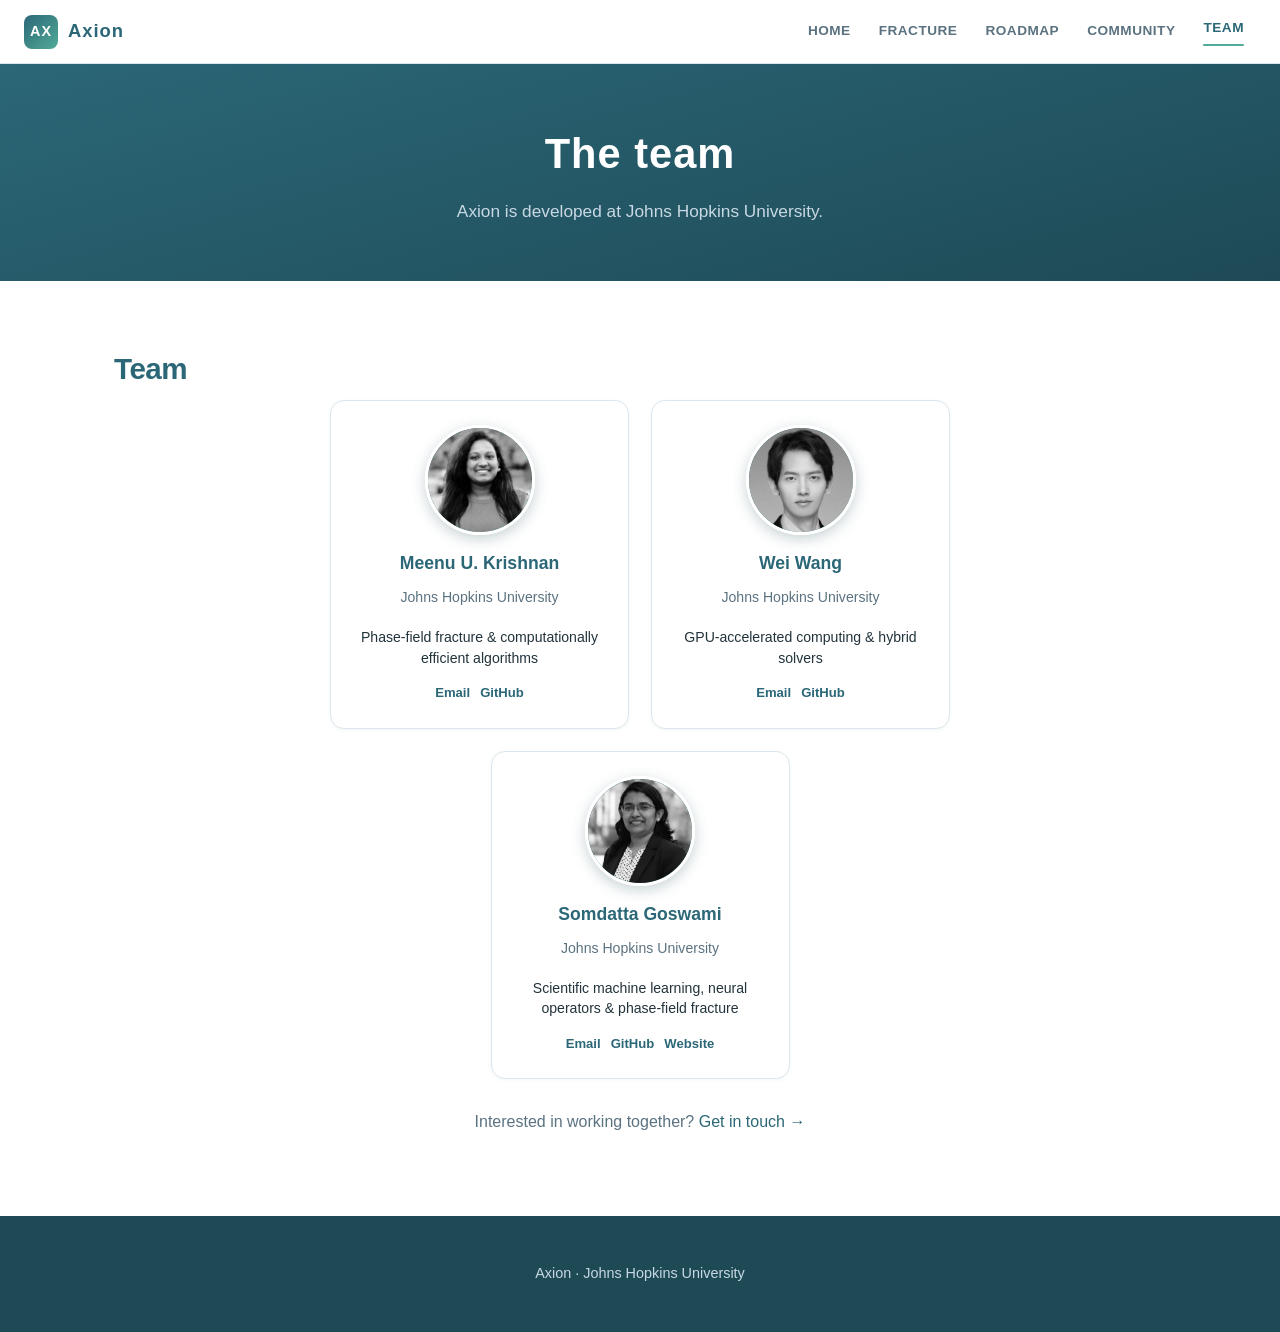
<file: team.html>
<!DOCTYPE html>
<html lang="en">
<head>
<meta charset="UTF-8">
<meta name="viewport" content="width=device-width, initial-scale=1.0">
<title>Axion — Team</title>
<meta name="description" content="The Axion team at Johns Hopkins University: Meenu U. Krishnan and Wei Wang, advised by Somdatta Goswami.">
<link rel="stylesheet" href="assets/styles.css?v=2">
</head>
<body>

<!-- ===== NAV ===== -->
<nav class="nav">
  <a class="brand" href="index.html"><span class="logo">AX</span> Axion</a>
  <button class="burger" id="burger" aria-label="Menu">☰</button>
  <div class="links" id="navlinks">
    <a href="index.html">Home</a>
    <a href="fracture.html">Fracture</a>
    <a href="models.html">Roadmap</a>
    <a href="community.html">Community</a>
    <a href="team.html" class="active">Team</a>
  </div>
</nav>

<!-- ===== PAGE HEADER ===== -->
<header class="phead">
  <h1>The team</h1>
  <p>Axion is developed at Johns Hopkins University.</p>
</header>

<!-- ===== TEAM ===== -->
<section class="block">
  <div class="wrap">
    <h2>Team</h2>

    <!-- To add a photo: drop a square image at assets/team/<name>.jpg — it replaces the initials automatically. -->
    <div class="team-grid pair">

      <div class="person">
        <div class="avatar">MK<img src="assets/team/meenu.jpg" alt="" onerror="this.remove()"></div>
        <h3>Meenu U. Krishnan</h3>
        <div class="aff">Johns Hopkins University</div>
        <div class="expertise">Phase-field fracture &amp; computationally efficient algorithms</div>
        <div class="plinks">
          <a href="mailto:ukrishn4@jh.edu">Email</a>
          <a href="https://github.com/umeenukrishnan" target="_blank" rel="noopener">GitHub</a>
        </div>
      </div>

      <div class="person">
        <div class="avatar">WW<img src="assets/team/wei.jpg" alt="" onerror="this.remove()"></div>
        <h3>Wei Wang</h3>
        <div class="aff">Johns Hopkins University</div>
        <div class="expertise">GPU-accelerated computing &amp; hybrid solvers</div>
        <div class="plinks">
          <a href="mailto:wwang198@jh.edu">Email</a>
          <a href="https://github.com/JacquesWeiWANG" target="_blank" rel="noopener">GitHub</a>
        </div>
      </div>

    </div>

    <!-- advisor: second row -->
    <div class="team-grid single" style="margin-top:22px">

      <div class="person">
        <div class="avatar">SG<img src="assets/team/somdatta.jpg" alt="" onerror="this.remove()"></div>
        <h3>Somdatta Goswami</h3>
        <div class="aff">Johns Hopkins University</div>
        <div class="expertise">Scientific machine learning, neural operators &amp; phase-field fracture</div>
        <div class="plinks">
          <a href="mailto:somdatta@jhu.edu">Email</a>
          <a href="https://github.com/somdattagoswami" target="_blank" rel="noopener">GitHub</a>
          <a href="https://sites.google.com/view/centrum-intelliphysics/home" target="_blank" rel="noopener">Website</a>
        </div>
      </div>

    </div>

    <p class="body" style="margin-top:30px; color:var(--muted); text-align:center">
      Interested in working together? <a href="community.html">Get in touch →</a>
    </p>
  </div>
</section>

<!-- ===== FOOTER ===== -->
<footer class="site">
  <p>Axion · Johns Hopkins University</p>
</footer>

<button id="totop" title="Back to top" aria-label="Back to top">↑</button>
<script src="assets/site.js"></script>
</body>
</html>
</file>
<file: assets/styles.css>
/* ============================================================
   Axion — shared styles (multi-page site)
   ============================================================ */
:root{
  --primary:#2b6777;      /* deep teal   */
  --primary-dark:#1e4a56;
  --accent:#52ab98;       /* green-teal  */
  --soft:#c8d8e4;         /* light blue  */
  --bg:#ffffff;
  --bg-alt:#f2f2f2;
  --text:#22333b;
  --muted:#5b7280;
  --border:#dde6ec;
  --max:1100px;
}
*{box-sizing:border-box}
html{scroll-behavior:smooth}
body{
  margin:0; background:var(--bg); color:var(--text);
  font-family:-apple-system,BlinkMacSystemFont,"Segoe UI",Helvetica,Arial,sans-serif;
  line-height:1.65;
}
a{color:var(--primary); text-decoration:none}
a:hover{text-decoration:underline}
.wrap{max-width:var(--max); margin:0 auto; padding:0 24px}
img{max-width:100%}

/* ---------- top nav (FEniCS-style) ---------- */
.nav{
  position:sticky; top:0; z-index:200;
  background:#fff; border-bottom:1px solid var(--border);
  display:flex; align-items:center; justify-content:space-between;
  padding:0 24px; height:64px;
}
.nav .brand{display:flex; align-items:center; gap:10px; font-weight:800; font-size:1.15rem; color:var(--primary); letter-spacing:1px}
.nav .brand:hover{text-decoration:none}
.nav .brand .logo{
  width:34px; height:34px; border-radius:8px; display:grid; place-items:center;
  background:linear-gradient(135deg,var(--primary),var(--accent)); color:#fff; font-weight:800; font-size:.9rem;
}
.nav .links{display:flex; align-items:center; gap:4px}
.nav .links a{
  color:var(--muted); font-weight:600; font-size:.85rem; letter-spacing:.5px; text-transform:uppercase;
  padding:8px 12px; border-radius:6px;
}
.nav .links a:hover{color:var(--primary); background:var(--bg-alt); text-decoration:none}
.nav .links a.active{color:var(--primary)}
.nav .links a.active::after{content:""; display:block; height:2px; background:var(--accent); border-radius:2px; margin-top:4px}
.nav .links a.cta{background:var(--primary); color:#fff}
.nav .links a.cta:hover{background:var(--primary-dark); color:#fff}
.nav .burger{display:none; background:none; border:none; font-size:1.5rem; color:var(--primary); cursor:pointer}
@media(max-width:860px){
  .nav .links{
    position:absolute; top:64px; left:0; right:0; flex-direction:column; align-items:stretch; gap:0;
    background:#fff; border-bottom:1px solid var(--border); padding:8px 12px;
    display:none; box-shadow:0 8px 20px rgba(30,74,86,.1);
  }
  .nav .links.open{display:flex}
  .nav .links a{padding:12px; border-radius:8px}
  .nav .links a.active::after{display:none}
  .nav .burger{display:block}
}

/* ---------- video cover ---------- */
.cover{position:relative; overflow:hidden; min-height:78vh; display:grid; place-items:center; text-align:center; color:#fff}
.cover.short{min-height:46vh}
.cover-vid{position:absolute; inset:0; width:100%; height:100%; object-fit:cover; z-index:0; background:#eef3f6}
.cover-scrim{position:absolute; inset:0; z-index:1;
  background:linear-gradient(180deg,rgba(255,255,255,.15) 0%,rgba(43,103,119,.12) 60%,rgba(30,74,86,.25) 100%);}
.cover-card{
  position:relative; z-index:2; margin:0 20px; padding:44px 52px; border-radius:18px;
  background:rgba(30,74,86,.62); backdrop-filter:blur(8px); -webkit-backdrop-filter:blur(8px);
  border:1px solid rgba(255,255,255,.22); box-shadow:0 18px 50px rgba(15,40,48,.35); max-width:780px;
}
.cover-card .eyebrow{color:var(--soft); font-weight:600; font-size:.85rem; letter-spacing:2px; text-transform:uppercase}
.cover-card h1{font-size:3.8rem; margin:8px 0 4px; letter-spacing:3px; font-weight:800}
.cover-card .expand{color:var(--soft); font-size:.98rem; margin:0 0 16px}
.cover-card .expand b{color:#fff}
.cover-card p.lead{color:#eef4f7; font-size:1.12rem; margin:0 auto; max-width:620px}
.cover-card p.lead strong{color:#fff}
.cover-sim{
  display:inline-flex; align-items:center; gap:10px; flex-wrap:wrap; justify-content:center;
  margin-top:22px; padding:8px 16px; border-radius:22px;
  background:rgba(255,255,255,.12); border:1px solid rgba(255,255,255,.25);
  color:#eaf3f7; font-size:.82rem; font-family:ui-monospace,monospace;
}
.cover-sim .dot{width:8px; height:8px; border-radius:50%; background:var(--accent); animation:pulse 1.6s ease-in-out infinite}
@keyframes pulse{0%,100%{opacity:1}50%{opacity:.35}}
.cover-sim b{color:#fff}
.cover-btns{margin-top:26px; display:flex; gap:12px; justify-content:center; flex-wrap:wrap}
@media(max-width:620px){.cover-card{padding:32px 26px}.cover-card h1{font-size:2.6rem}}

/* clean video banner (text baked into the video) */
.cover-banner{position:relative; background:#fff; border-bottom:1px solid var(--border); text-align:center; padding:10px 24px}
.cover-banner video{display:inline-block; width:100%; max-width:1120px; height:auto; vertical-align:middle}

/* intro block below the banner */
.intro{text-align:center}
.lead-big{font-size:1.3rem; color:var(--text)}
.lead-big strong{color:var(--primary)}
.intro .lead-big{max-width:820px; margin:0 auto}
.sim-chip{display:inline-flex; align-items:center; gap:10px; flex-wrap:wrap; justify-content:center;
  margin-top:20px; padding:8px 16px; border-radius:22px; background:var(--bg-alt); border:1px solid var(--border);
  color:var(--muted); font-family:ui-monospace,monospace; font-size:.82rem}
.sim-chip .dot{width:8px; height:8px; border-radius:50%; background:var(--accent); animation:pulse 1.6s ease-in-out infinite}
.sim-chip b{color:var(--primary)}
.intro .cover-btns{margin-top:24px; display:flex; gap:12px; justify-content:center; flex-wrap:wrap}

/* page header (non-video pages) */
.phead{background:linear-gradient(165deg,var(--primary),var(--primary-dark)); color:#fff; padding:56px 24px; text-align:center}
.phead h1{font-size:2.6rem; margin:0 0 8px; letter-spacing:1px}
.phead p{color:var(--soft); margin:0 auto; max-width:640px; font-size:1.08rem}

/* ---------- buttons ---------- */
.btn{
  display:inline-block; padding:11px 24px; border-radius:8px; font-weight:600; font-size:.95rem;
  border:1px solid var(--primary); background:transparent; color:var(--primary); cursor:pointer;
}
.btn.primary{background:var(--primary); border-color:var(--primary); color:#fff}
.btn.accent{background:var(--accent); border-color:var(--accent); color:#fff}
.btn.ghost-light{border-color:rgba(255,255,255,.55); color:#fff; background:transparent}
.btn:hover{text-decoration:none; filter:brightness(1.06)}

/* ---------- sections ---------- */
section.block{padding:64px 0}
section.block.alt{background:var(--bg-alt)}
.kicker{color:var(--accent); font-weight:700; font-size:.82rem; letter-spacing:2px; text-transform:uppercase; margin:0 0 4px}
h2{font-size:1.85rem; margin:0 0 6px; letter-spacing:-.5px; color:var(--primary)}
.sub{color:var(--muted); margin:0 0 30px}
p.body{color:var(--text)}

/* grids & cards */
.grid{display:grid; gap:18px}
.g2{grid-template-columns:repeat(2,1fr)}
.g3{grid-template-columns:repeat(3,1fr)}
.g4{grid-template-columns:repeat(4,1fr)}
@media(max-width:860px){.g2,.g3,.g4{grid-template-columns:1fr}}
.card{background:#fff; border:1px solid var(--border); border-radius:12px; padding:22px; box-shadow:0 1px 3px rgba(43,103,119,.06)}
.card h3{margin:0 0 8px; font-size:1.06rem; color:var(--primary)}
.card p{margin:0; color:var(--muted); font-size:.94rem}
.card .ic{font-size:1.5rem; margin-bottom:6px}

/* stats */
.stats{display:grid; grid-template-columns:repeat(3,1fr); gap:18px; margin:0 0 30px}
@media(max-width:860px){.stats{grid-template-columns:1fr}}
.stat{background:var(--primary); color:#fff; border-radius:12px; padding:22px; text-align:center}
.stat .num{font-size:2.3rem; font-weight:800; color:#fff}
.stat .lab{color:var(--soft); font-size:.88rem; margin-top:4px}

/* table */
table.bench{width:100%; border-collapse:collapse; margin-top:8px; font-size:.92rem; background:#fff}
table.bench th,table.bench td{border:1px solid var(--border); padding:9px 12px; text-align:center}
table.bench thead th{background:var(--primary); color:#fff}
table.bench td.model{font-family:ui-monospace,monospace; color:var(--primary); font-weight:700; text-align:left}
table.bench td.gain{color:var(--accent); font-weight:800}
.tscroll{overflow-x:auto}

/* figures */
figure{margin:0; background:#fff; border:1px solid var(--border); border-radius:12px; overflow:hidden; box-shadow:0 1px 4px rgba(43,103,119,.06)}
figure img{display:block; width:100%; height:auto; background:#fff}
figcaption{padding:12px 16px; color:var(--muted); font-size:.87rem; border-top:1px solid var(--border)}
.split{display:grid; grid-template-columns:1.15fr .85fr; gap:26px; align-items:start}
@media(max-width:860px){.split{grid-template-columns:1fr}}
.pstate{background:#fff; border-left:4px solid var(--accent); border-radius:0 10px 10px 0; padding:18px 22px; box-shadow:0 1px 4px rgba(43,103,119,.06)}
.pstate h4{margin:0 0 8px; color:var(--primary); font-size:1rem}
.pstate ul{margin:0; padding-left:18px; color:var(--muted); font-size:.93rem}
.pstate li{margin-bottom:5px}

/* module cards */
.module{background:#fff; border:1px solid var(--border); border-radius:14px; padding:26px; position:relative; box-shadow:0 1px 4px rgba(43,103,119,.07)}
.module .num{font-family:ui-monospace,monospace; color:var(--soft); font-weight:700; font-size:.85rem}
.module h3{margin:4px 0 10px; font-size:1.15rem; color:var(--primary)}
.module .pill{position:absolute; top:22px; right:22px; font-size:.75rem; font-weight:700; padding:4px 12px; border-radius:14px; letter-spacing:.5px}
.pill.live{background:#e2f3ee; color:#2e7d68; border:1px solid var(--accent)}
.pill.soon{background:var(--bg-alt); color:var(--muted); border:1px solid var(--border)}
.module p{color:var(--muted); font-size:.95rem}
.module.ghost{border-style:dashed; box-shadow:none; background:transparent}

/* race animation */
.race{background:#fff; border:1px solid var(--border); border-radius:14px; padding:26px; box-shadow:0 2px 10px rgba(43,103,119,.08)}
.race-head{display:flex; justify-content:space-between; align-items:baseline; flex-wrap:wrap; gap:8px; margin-bottom:18px}
.race-head .t{font-weight:700; color:var(--primary)}
.race-head .d{color:var(--muted); font-size:.86rem; font-family:ui-monospace,monospace}
.lanes{display:grid; grid-template-columns:1fr 1fr; gap:20px}
@media(max-width:860px){.lanes{grid-template-columns:1fr}}
.lane{border:1px solid var(--border); border-radius:10px; overflow:hidden}
.lane .label{display:flex; justify-content:space-between; align-items:center; padding:10px 14px; font-size:.9rem; font-weight:700}
.lane.cpu .label{background:var(--bg-alt); color:var(--muted)}
.lane.gpu .label{background:var(--primary); color:#fff}
.lane canvas{display:block; width:100%; height:auto; background:#fbfdfe}
.lane .meter{padding:10px 14px; border-top:1px solid var(--border); display:flex; justify-content:space-between; font-family:ui-monospace,monospace; font-size:.86rem}
.meter .clock{font-weight:700}
.lane.cpu .clock{color:#b3593a}
.lane.gpu .clock{color:var(--accent)}
.meter .status{color:var(--muted)}
.race-foot{margin-top:16px; text-align:center; color:var(--muted); font-size:.9rem}
.race-foot .big{color:var(--accent); font-weight:800; font-size:1.25rem}

/* team */
.team-grid{display:grid; grid-template-columns:repeat(4,1fr); gap:22px}
@media(max-width:860px){.team-grid{grid-template-columns:repeat(2,1fr)}}
@media(max-width:520px){.team-grid{grid-template-columns:1fr}}
.team-grid.pair{grid-template-columns:repeat(2,1fr); max-width:620px; margin:0 auto}
@media(max-width:520px){.team-grid.pair{grid-template-columns:1fr}}
.team-grid.single{grid-template-columns:1fr; width:calc(50% - 11px); max-width:299px; margin:0 auto}
@media(max-width:520px){.team-grid.single{width:auto; max-width:620px}}
.person{background:#fff; border:1px solid var(--border); border-radius:14px; padding:24px; text-align:center; box-shadow:0 1px 4px rgba(43,103,119,.06); display:flex; flex-direction:column}
.person .expertise{color:var(--text); font-size:.88rem; margin:8px 0 14px; line-height:1.45}
.person .plinks{margin-top:auto}
.avatar{width:110px; height:110px; border-radius:50%; margin:0 auto 14px; position:relative; overflow:hidden;
  background:linear-gradient(135deg,var(--primary),var(--accent)); display:grid; place-items:center;
  color:#fff; font-size:2rem; font-weight:800; letter-spacing:1px; border:3px solid #fff; box-shadow:0 4px 14px rgba(30,74,86,.25)}
.avatar img{position:absolute; inset:0; width:100%; height:100%; object-fit:cover; filter:grayscale(100%)}
.person h3{margin:0 0 2px; color:var(--primary); font-size:1.1rem}
.person .role{color:var(--accent); font-weight:700; font-size:.82rem; text-transform:uppercase; letter-spacing:.5px}
.person .aff{color:var(--muted); font-size:.88rem; margin:6px 0 10px}
.person .bio{color:var(--text); font-size:.9rem; margin:0 0 12px}
.person .plinks{display:flex; gap:10px; justify-content:center; flex-wrap:wrap}
.person .plinks a{font-size:.82rem; font-weight:600}
.badge-tag{display:inline-block; background:var(--bg-alt); border:1px solid var(--border); color:var(--muted); font-size:.72rem; padding:2px 8px; border-radius:10px; margin-top:6px}

/* community */
.portal{display:grid; grid-template-columns:repeat(3,1fr); gap:18px}
@media(max-width:860px){.portal{grid-template-columns:1fr}}
.portal a.card{display:block; color:inherit}
.portal a.card:hover{text-decoration:none; border-color:var(--accent); box-shadow:0 6px 18px rgba(43,103,119,.12)}
.portal .card .ic{font-size:1.8rem}

/* code */
pre{background:var(--primary-dark); border-radius:10px; padding:16px 18px; overflow:auto; font-size:.88rem}
code{font-family:ui-monospace,SFMono-Regular,Menlo,monospace}
pre code{color:#dfeaf0}
.linkrow{display:flex; gap:12px; flex-wrap:wrap; margin:0 0 26px}

/* footer */
footer.site{padding:42px 24px; text-align:center; color:var(--soft); background:var(--primary-dark); font-size:.9rem}
footer.site p{margin:4px 0}
footer.site a{color:#a9e3d5}
footer.site .fnav{display:flex; gap:16px; justify-content:center; flex-wrap:wrap; margin-bottom:14px}
footer.site .fnav a{color:#cfe6ec; font-weight:600; font-size:.85rem; text-transform:uppercase; letter-spacing:.5px}

/* back to top */
#totop{position:fixed; right:24px; bottom:24px; z-index:150; width:48px; height:48px; border-radius:50%;
  background:var(--primary); color:#fff; border:none; cursor:pointer; font-size:1.25rem; line-height:1;
  box-shadow:0 4px 14px rgba(30,74,86,.35); opacity:0; visibility:hidden; transform:translateY(12px);
  transition:opacity .25s, transform .25s, visibility .25s, background .2s}
#totop.show{opacity:1; visibility:visible; transform:translateY(0)}
#totop:hover{background:var(--accent)}
@media(max-width:860px){#totop{right:16px; bottom:16px; width:44px; height:44px}}
</file>
